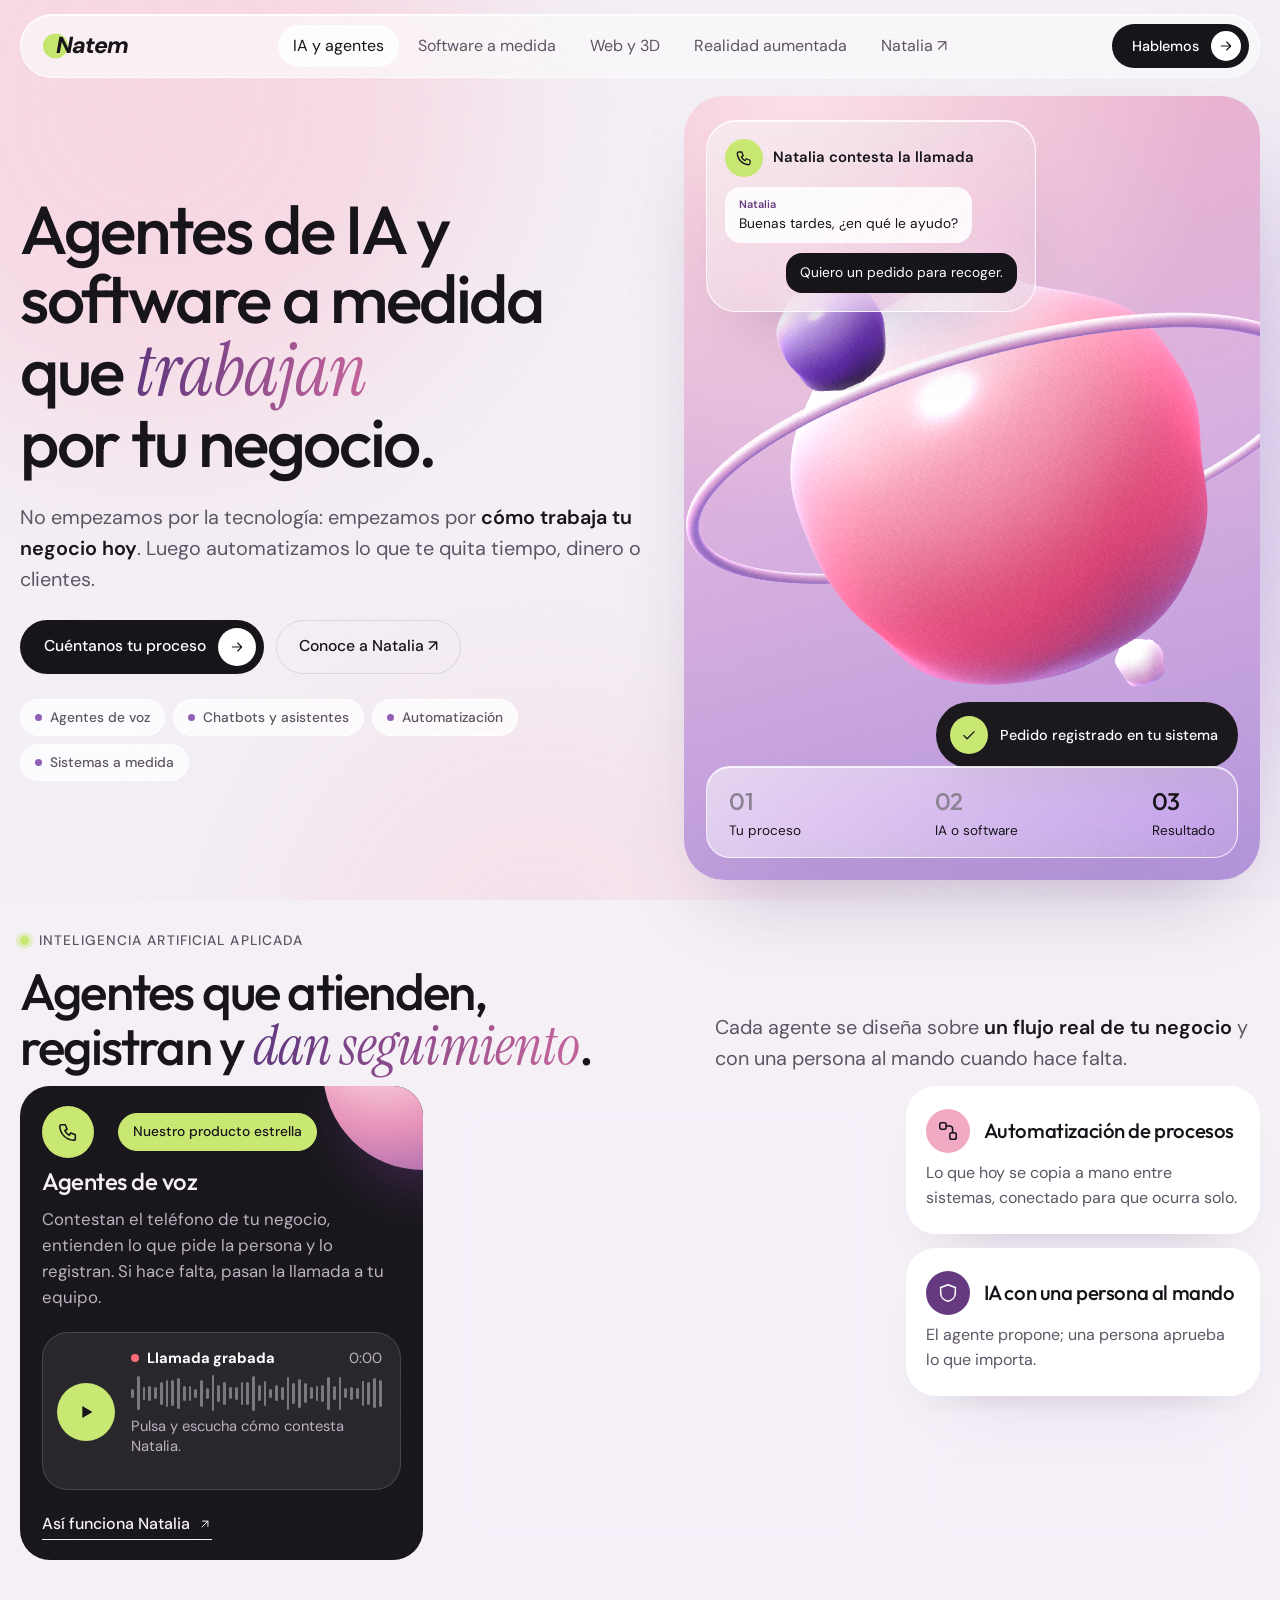
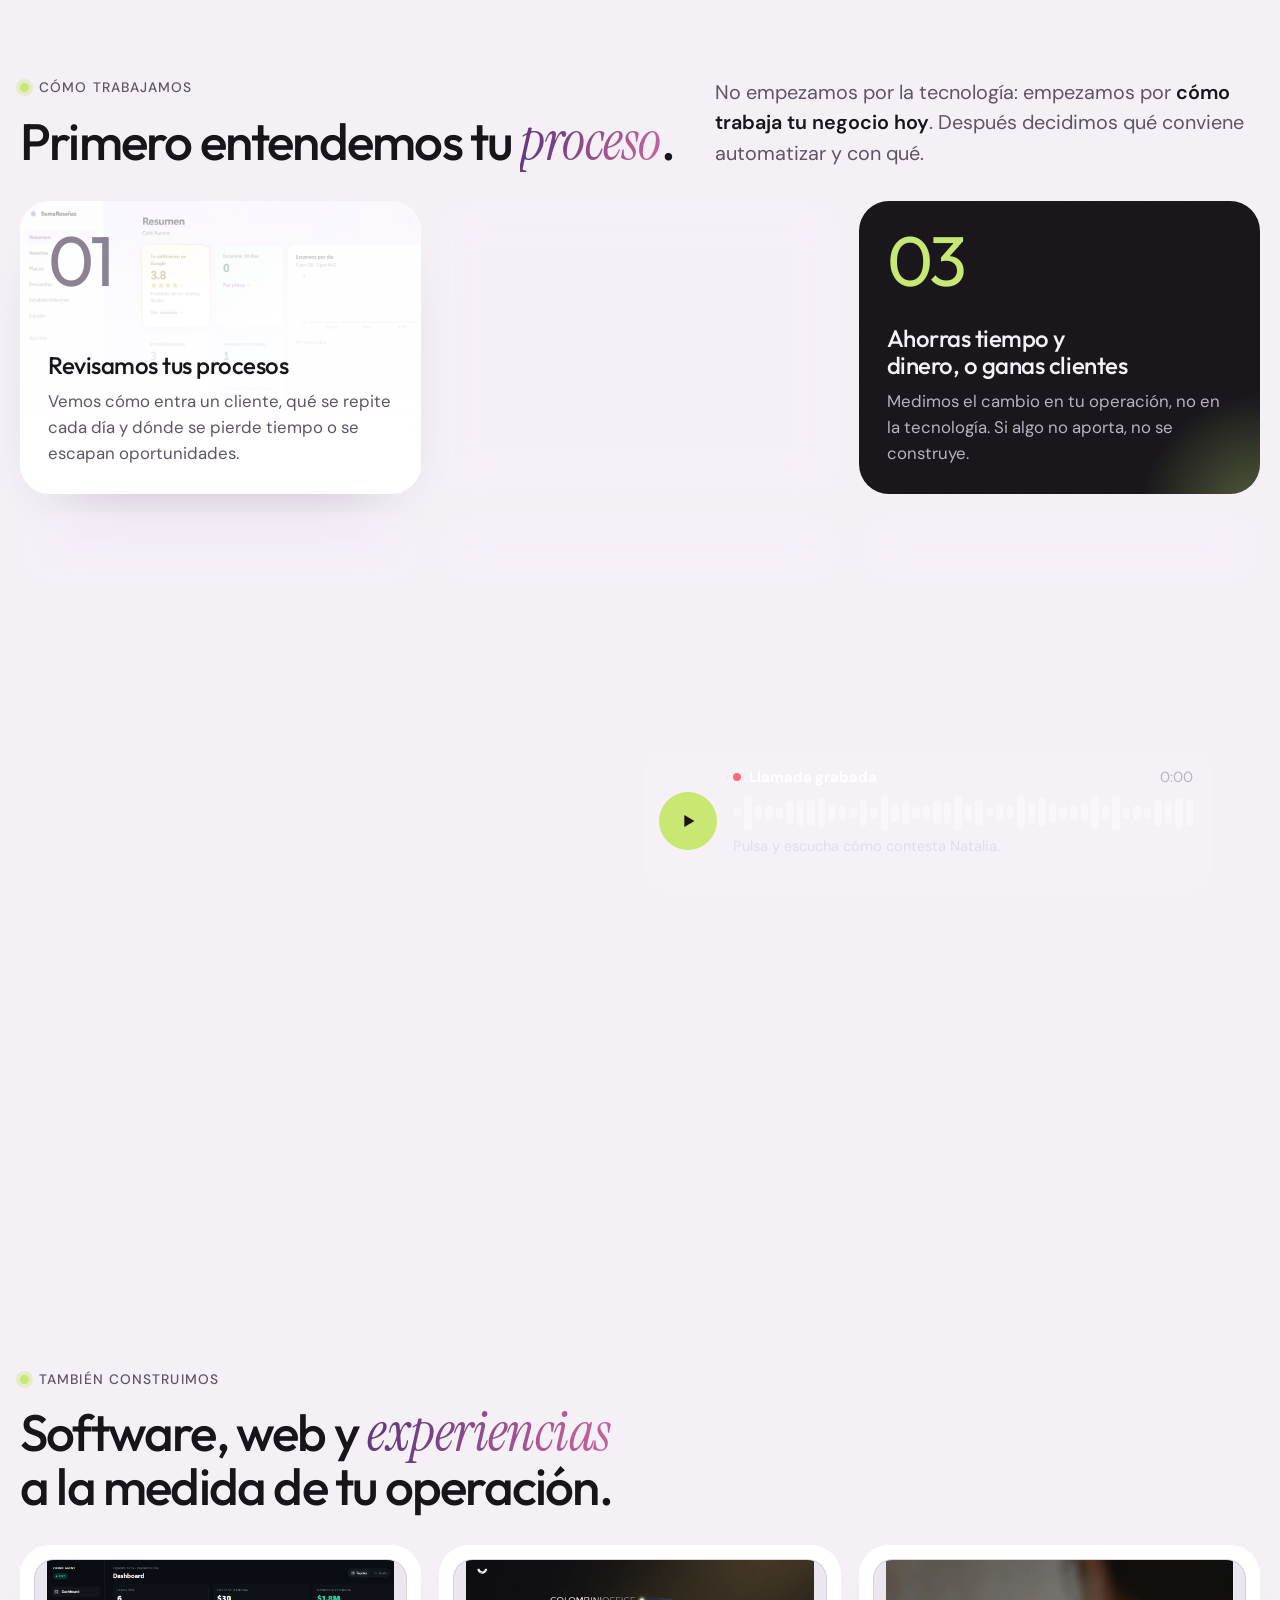
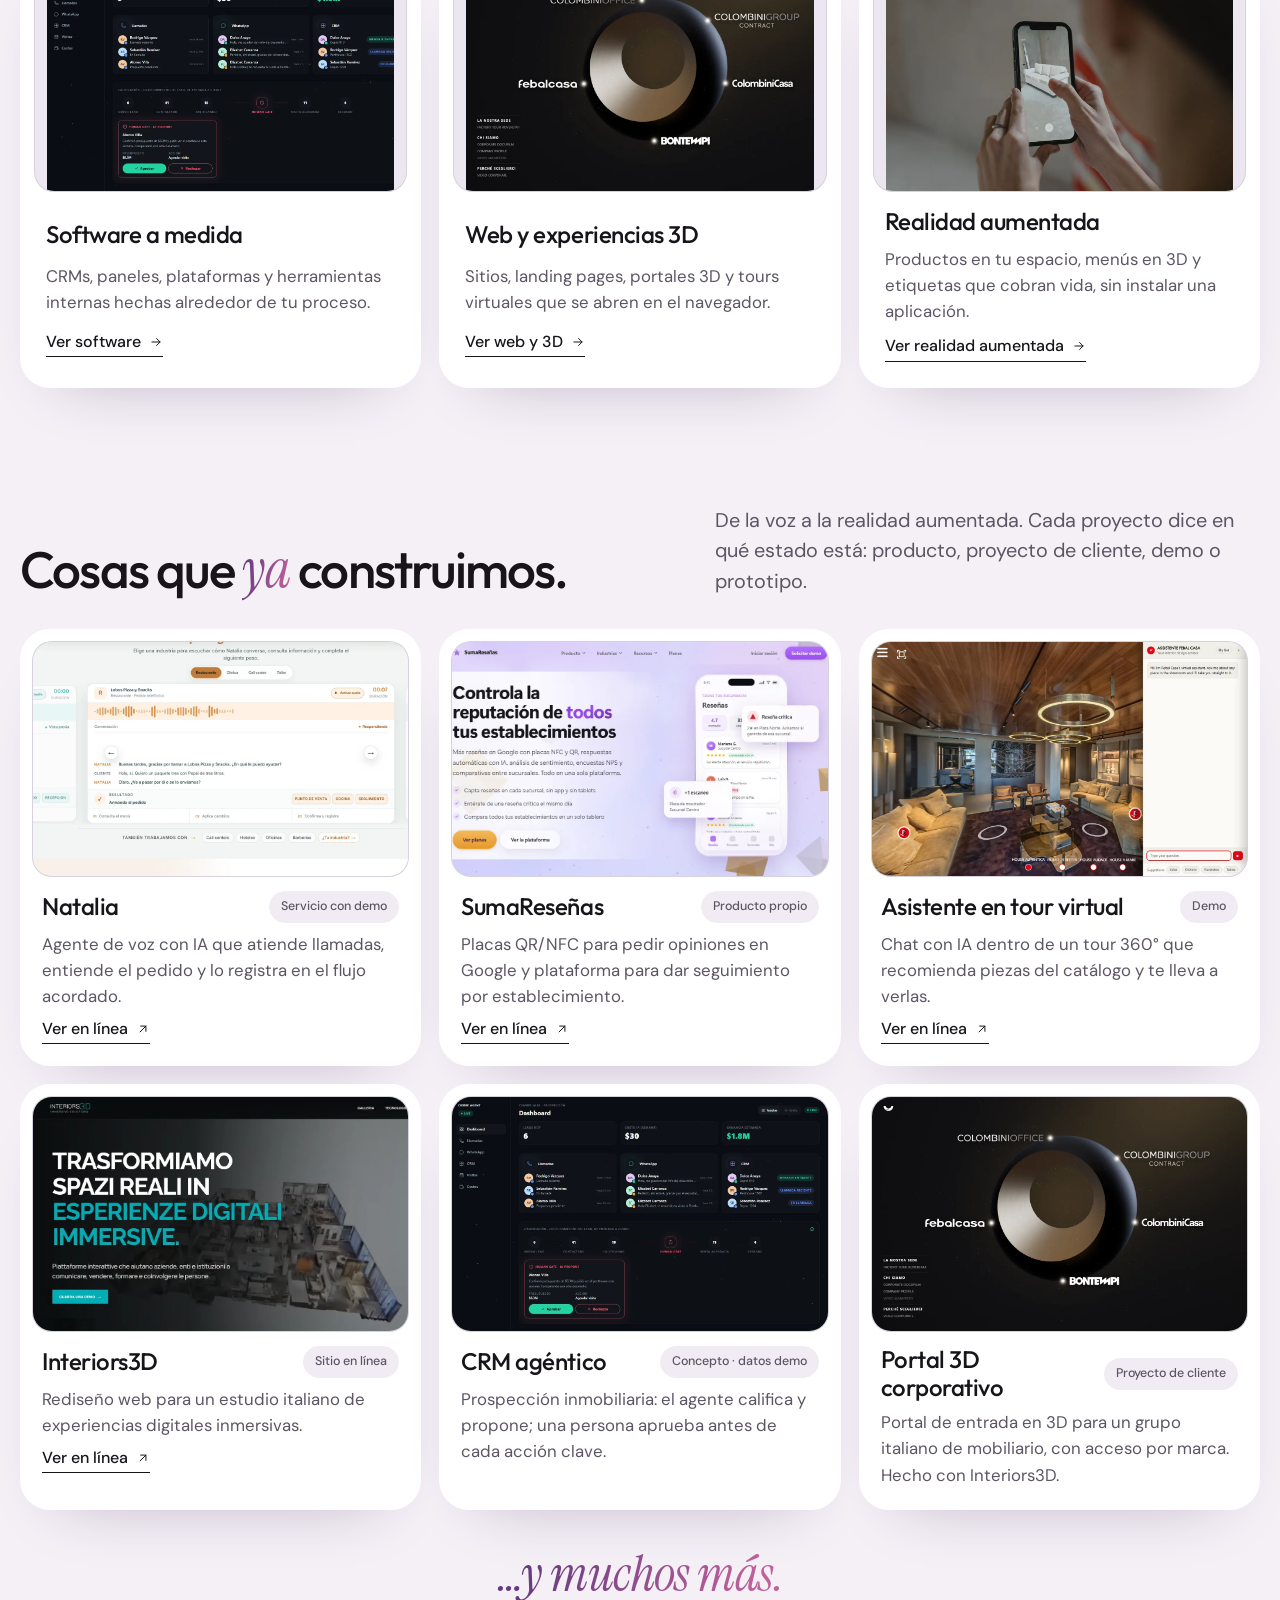
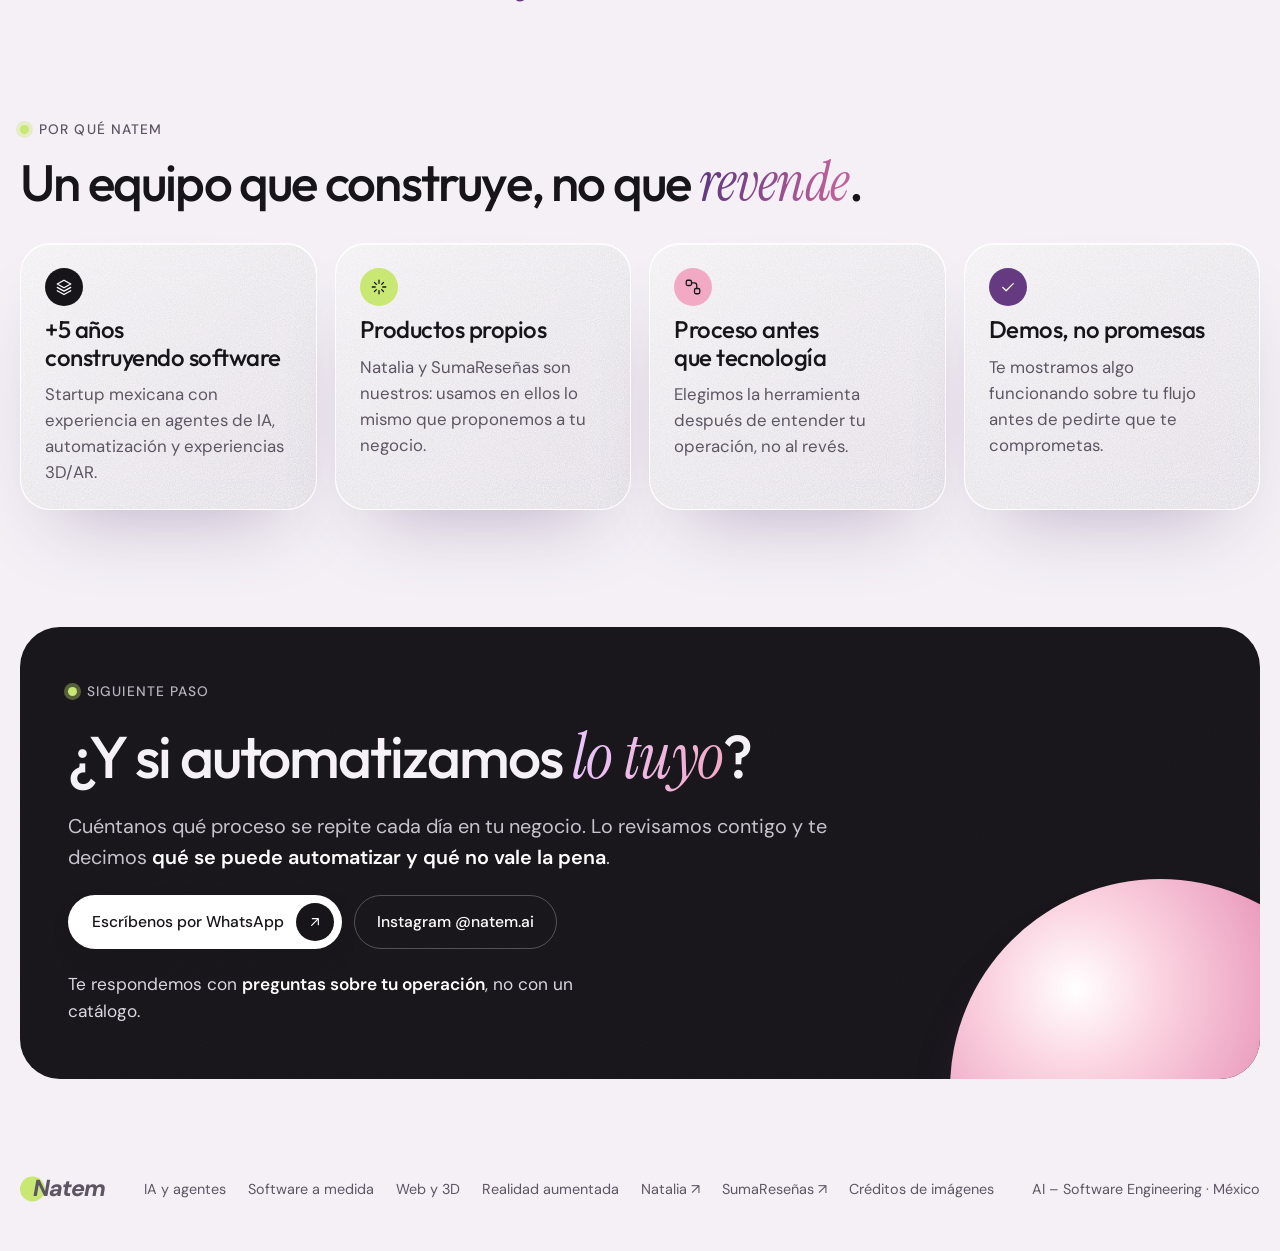
<file: index.html>
<!doctype html>
<html lang="es" class="no-js">
<head>
<meta charset="utf-8">
<meta name="viewport" content="width=device-width, initial-scale=1">
<title>Natem · Agentes de IA y software a medida para tu negocio</title>
<meta name="description" content="Natem diseña agentes de IA, automatizaciones y software a medida. Primero entendemos cómo trabaja tu negocio; después automatizamos lo que te quita tiempo.">
<meta property="og:title" content="Natem · Agentes de IA y software a medida para tu negocio">
<meta property="og:description" content="Natem diseña agentes de IA, automatizaciones y software a medida. Primero entendemos cómo trabaja tu negocio; después automatizamos lo que te quita tiempo.">
<meta property="og:type" content="website">
<meta name="theme-color" content="#f4f0f6">
<link rel="icon" href="data:image/svg+xml,%3Csvg xmlns='http://www.w3.org/2000/svg' viewBox='0 0 64 64'%3E%3Ccircle cx='24' cy='32' r='20' fill='%23c8e773'/%3E%3Ctext x='20' y='47' font-family='Arial' font-style='italic' font-weight='900' font-size='44' fill='%2317141a'%3EN%3C/text%3E%3C/svg%3E">
<link rel="preconnect" href="https://fonts.googleapis.com">
<link rel="preconnect" href="https://fonts.gstatic.com" crossorigin>
<link href="https://fonts.googleapis.com/css2?family=DM+Sans:ital,opsz,wght@0,9..40,400;0,9..40,500;0,9..40,600;1,9..40,800&family=Instrument+Serif:ital@1&family=Outfit:wght@400;500&display=swap" rel="stylesheet">
<link rel="stylesheet" href="assets/site.css?v=3">
<link rel="stylesheet" href="assets/v2.css?v=3">
</head>
<body>
<div class="backdrop" aria-hidden="true"><i></i><i></i><i></i></div>
<div class="grain" aria-hidden="true"></div>

<header class="nav">
  <div class="wrap">
    <div class="bar glass">
      <a class="logo" href="index.html" aria-label="Natem, inicio">Natem</a>
      <nav aria-label="Principal">
        <a href="index.html" aria-current="page">IA y agentes</a>
        <a href="software.html">Software a medida</a>
        <a href="web-3d.html">Web y 3D</a>
        <a href="realidad-aumentada.html">Realidad aumentada</a>
        <a href="https://natalia-web-537.pages.dev" target="_blank" rel="noopener">Natalia ↗</a>
      </nav>
      <a class="btn " href="#contacto">Hablemos<i><svg viewBox="0 0 24 24" fill="none" stroke="currentColor" stroke-width="1.7" stroke-linecap="round" stroke-linejoin="round" aria-hidden="true"><path d="M5 12h14M13 6l6 6-6 6"/></svg></i></a>
      <button class="burger" aria-label="Abrir menú" aria-expanded="false"><svg viewBox="0 0 24 24" fill="none" stroke="currentColor" stroke-width="1.7" stroke-linecap="round" stroke-linejoin="round" aria-hidden="true"><path d="M4 7h16M4 12h16M4 17h16"/></svg></button>
    </div>
  </div>
</header>
<main>
<section class="hero">
  <div class="wrap grid">
    <div class="copy">
      <h1 class="rv">Agentes de IA y software a medida que <em>trabajan</em> por tu negocio.</h1>
      <p class="lead rv" style="--d:.06s">No empezamos por la tecnología: empezamos por <b>cómo trabaja tu negocio hoy</b>. Luego automatizamos lo que te quita tiempo, dinero o clientes.</p>
      <div class="cta-row rv" style="--d:.12s">
        <a class="btn " href="#contacto">Cuéntanos tu proceso<i><svg viewBox="0 0 24 24" fill="none" stroke="currentColor" stroke-width="1.7" stroke-linecap="round" stroke-linejoin="round" aria-hidden="true"><path d="M5 12h14M13 6l6 6-6 6"/></svg></i></a>
        <a class="btn ghost" href="https://natalia-web-537.pages.dev" target="_blank" rel="noopener">Conoce a Natalia ↗</a>
      </div>
      <div class="chips rv" style="--d:.18s">
        <span class="pill dot">Agentes de voz</span><span class="pill dot">Chatbots y asistentes</span><span class="pill dot">Automatización</span><span class="pill dot">Sistemas a medida</span>
      </div>
    </div>
    <div class="stage rv" data-orb data-palette="rose" data-offset="0.25,0.1" style="--d:.1s">
      <canvas aria-hidden="true"></canvas><span class="fallback" aria-hidden="true"></span>
      <div class="float call glass" aria-label="Ejemplo ilustrativo de una llamada atendida por Natalia">
        <header><span class="ico lime"><svg viewBox="0 0 24 24" fill="none" stroke="currentColor" stroke-width="1.7" stroke-linecap="round" stroke-linejoin="round" aria-hidden="true"><path d="M5 4h4l2 5-2.5 1.5a11 11 0 0 0 5 5L15 13l5 2v4a2 2 0 0 1-2 2A16 16 0 0 1 3 6a2 2 0 0 1 2-2Z"/></svg></span>Natalia contesta la llamada</header>
        <p class="bubble"><small>Natalia</small>Buenas tardes, ¿en qué le ayudo?</p>
        <p class="bubble me">Quiero un pedido para recoger.</p>
      </div>
      <div class="float done"><span class="ico lime"><svg viewBox="0 0 24 24" fill="none" stroke="currentColor" stroke-width="1.7" stroke-linecap="round" stroke-linejoin="round" aria-hidden="true"><path d="m5 12.500 4.500 4.500L19 7.500"/></svg></span>Pedido registrado en tu sistema</div>
      <div class="float steps-mini glass">
        <span><b>01</b>Tu proceso</span><span><b>02</b>IA o software</span><span><b>03</b>Resultado</span>
      </div>
    </div>
  </div>
</section>
<section id="ia">
  <div class="wrap">
    <div class="head split rv">
      <div class="head" style="margin:0"><span class="eyebrow">Inteligencia artificial aplicada</span><h2>Agentes que atienden, registran y <em>dan seguimiento</em>.</h2></div>
      <p class="lead">Cada agente se diseña sobre <b>un flujo real de tu negocio</b> y con una persona al mando cuando hace falta.</p>
    </div>
    <div class="bento">
      <article class="tile dark on-dark rv voice">
        <span class="orb" style="width:200px;height:200px;right:-100px;top:-116px" aria-hidden="true"></span>
        <div class="tile-top"><span class="ico lg lime"><svg viewBox="0 0 24 24" fill="none" stroke="currentColor" stroke-width="1.7" stroke-linecap="round" stroke-linejoin="round" aria-hidden="true"><path d="M5 4h4l2 5-2.5 1.5a11 11 0 0 0 5 5L15 13l5 2v4a2 2 0 0 1-2 2A16 16 0 0 1 3 6a2 2 0 0 1 2-2Z"/></svg></span><span class="pill lime">Nuestro producto estrella</span></div>
        <h3>Agentes de voz</h3>
        <p>Contestan el teléfono de tu negocio, entienden lo que pide la persona y lo registran. Si hace falta, pasan la llamada a tu equipo.</p>
        <div class="rec " data-rec>
          <button class="rec-play" type="button" aria-label="Reproducir una llamada de ejemplo atendida por Natalia"><span class="i-play"><svg viewBox="0 0 24 24" fill="none" stroke="currentColor" stroke-width="1.7" stroke-linecap="round" stroke-linejoin="round" aria-hidden="true"><path d="M8 5.500v13l11-6.500-11-6.500Z" fill="currentColor" stroke="none"/></svg></span><span class="i-pause"><svg viewBox="0 0 24 24" fill="none" stroke="currentColor" stroke-width="1.7" stroke-linecap="round" stroke-linejoin="round" aria-hidden="true"><path d="M8 5v14M16 5v14" stroke-width="3"/></svg></span></button>
          <div class="rec-body">
            <div class="rec-top"><span class="rec-dot" aria-hidden="true"></span><b data-rec-name>Llamada grabada</b><time data-rec-time>0:00</time></div>
            <div class="rec-wave" aria-hidden="true"><i></i><i></i><i></i><i></i><i></i><i></i><i></i><i></i><i></i><i></i><i></i><i></i><i></i><i></i><i></i><i></i><i></i><i></i><i></i><i></i><i></i><i></i><i></i><i></i><i></i><i></i><i></i><i></i><i></i><i></i><i></i><i></i><i></i><i></i><i></i><i></i><i></i><i></i><i></i><i></i><i></i><i></i><i></i><i></i></div>
            <p data-rec-text>Pulsa y escucha cómo contesta Natalia.</p>
          </div>
        </div>
        <div class="foot"><a class="more" href="https://natalia-web-537.pages.dev" target="_blank" rel="noopener">Así funciona Natalia<svg viewBox="0 0 24 24" fill="none" stroke="currentColor" stroke-width="1.7" stroke-linecap="round" stroke-linejoin="round" aria-hidden="true"><path d="M7 17 17 7M8 7h9v9"/></svg></a></div>
      </article>
      <article class="tile glass rv duo" style="--d:.08s">
        <div class="tile-head"><span class="ico lg ink"><svg viewBox="0 0 24 24" fill="none" stroke="currentColor" stroke-width="1.7" stroke-linecap="round" stroke-linejoin="round" aria-hidden="true"><path d="M21 12a8 8 0 0 1-11.6 7.1L4 20l1-4.6A8 8 0 1 1 21 12Z"/></svg></span><div><h3>Chatbots y asistentes</h3>
        <p>Responden con la información de tu catálogo o tu operación: en tu sitio, en WhatsApp o dentro de un tour virtual.</p></div></div>
        <div class="halves">
          <div class="shot wide"><img src="img/febal-chat.webp" alt="Asistente con IA dentro de un tour virtual de mobiliario" loading="lazy" decoding="async"></div>
          <div class="case">
            <div class="shot pos-center"><img src="img/foto-contabilidad.webp" alt="Una contadora trabajando con calculadora y libros" loading="lazy" decoding="async"></div>
            <div>
              <h4>Agente para contabilidad</h4>
              <p>Creamos un agente para un despacho contable.</p>
              <button class="btn sm" type="button" title="Próximamente">Conoce la historia<i><svg viewBox="0 0 24 24" fill="none" stroke="currentColor" stroke-width="1.7" stroke-linecap="round" stroke-linejoin="round" aria-hidden="true"><path d="M5 12h14M13 6l6 6-6 6"/></svg></i></button>
            </div>
          </div>
        </div>
      </article>
      <div class="stack">
        <article class="tile mini card rv t-flow">
          <span class="ico lg pink"><svg viewBox="0 0 24 24" fill="none" stroke="currentColor" stroke-width="1.7" stroke-linecap="round" stroke-linejoin="round" aria-hidden="true"><rect x="3" y="3" width="7" height="7" rx="2"/><rect x="14" y="14" width="7" height="7" rx="2"/><path d="M10 6.500h4a3 3 0 0 1 3 3V14"/></svg></span>
          <h3>Automatización de procesos</h3>
          <p>Lo que hoy se copia a mano entre sistemas, conectado para que ocurra solo.</p>
        </article>
        <article class="tile mini card rv t-shield" style="--d:.08s">
          <span class="ico lg violet"><svg viewBox="0 0 24 24" fill="none" stroke="currentColor" stroke-width="1.7" stroke-linecap="round" stroke-linejoin="round" aria-hidden="true"><path d="M12 3 4 6v6c0 4.500 3.400 8 8 9 4.600-1 8-4.500 8-9V6l-8-3Z"/></svg></span>
          <h3>IA con una persona al mando</h3>
          <p>El agente propone; una persona aprueba lo que importa.</p>
        </article>
        <article class="tile mini glass rv t-spark" style="--d:.16s">
          <span class="ico lg ink"><svg viewBox="0 0 24 24" fill="none" stroke="currentColor" stroke-width="1.7" stroke-linecap="round" stroke-linejoin="round" aria-hidden="true"><path d="M12 3v4m0 10v4M3 12h4m10 0h4M6 6l2.500 2.500m7 7L18 18M18 6l-2.500 2.500m-7 7L6 18"/></svg></span>
          <h3>Agentes a medida</h3>
          <p>¿Qué tarea le quitarías hoy a tu equipo? De ahí sale el agente.</p>
        </article>
      </div>
    </div>
  </div>
</section>

<section id="proceso">
  <div class="wrap">
    <div class="head split rv">
      <div class="head" style="margin:0"><span class="eyebrow">Cómo trabajamos</span><h2>Primero entendemos tu <em>proceso</em>.</h2></div>
      <p class="lead">No empezamos por la tecnología: empezamos por <b>cómo trabaja tu negocio hoy</b>. Después decidimos qué conviene automatizar y con qué.</p>
    </div>
    <div class="process">
      <article class="step card rv"><span class="bgimg" style="background-image:url(img/suma-resumen.webp)" aria-hidden="true"></span><span class="n">01</span><div><h3>Revisamos tus procesos</h3><p>Vemos cómo entra un cliente, qué se repite cada día y dónde se pierde tiempo o se escapan oportunidades.</p></div></article>
      <article class="step glass rv" style="--d:.08s"><span class="bgimg" style="background-image:url(img/crm.webp)" aria-hidden="true"></span><span class="n">02</span><div><h3>Los automatizamos con IA o software a medida</h3><p>Diseñamos la solución alrededor de tu operación y la conectamos con las herramientas que ya usas.</p></div></article>
      <article class="step dark rv" style="--d:.16s"><span class="n">03</span><div><h3>Ahorras tiempo y dinero, o ganas clientes</h3><p>Medimos el cambio en tu operación, no en la tecnología. Si algo no aporta, no se construye.</p></div></article>
    </div>
    <div class="aud">
      <div class="glass rv"><span class="ico"><svg viewBox="0 0 24 24" fill="none" stroke="currentColor" stroke-width="1.7" stroke-linecap="round" stroke-linejoin="round" aria-hidden="true"><circle cx="12" cy="8" r="4"/><path d="M4 21a8 8 0 0 1 16 0"/></svg></span>Dueños de negocio</div>
      <div class="glass rv" style="--d:.08s"><span class="ico"><svg viewBox="0 0 24 24" fill="none" stroke="currentColor" stroke-width="1.7" stroke-linecap="round" stroke-linejoin="round" aria-hidden="true"><path d="M4 9 5.500 4h13L20 9M4 9v11h16V9M4 9a2.700 2.700 0 0 0 5.300 0a2.700 2.700 0 0 0 5.400 0A2.700 2.700 0 0 0 20 9M9 20v-6h6v6"/></svg></span>Franquicias con varias sucursales</div>
      <div class="glass rv" style="--d:.16s"><span class="ico"><svg viewBox="0 0 24 24" fill="none" stroke="currentColor" stroke-width="1.7" stroke-linecap="round" stroke-linejoin="round" aria-hidden="true"><path d="m12 3 8 4.5v9L12 21l-8-4.5v-9L12 3Zm0 9 8-4.5M12 12v9m0-9L4 7.500"/></svg></span>Empresas que quieren innovar (3D, AR)</div>
    </div>
  </div>
</section>
<section id="natalia">
  <div class="wrap">
    <div class="natalia dark on-dark rv">
      <span class="orb violet" aria-hidden="true"></span>
      <div class="copy">
        <span class="eyebrow" style="color:#b9b2c0">Natalia · agente de voz con IA</span>
        <h2>Que tu negocio no vuelva a <em>perder</em> una llamada.</h2>
        <p class="lead">Natalia contesta, entiende el pedido y <b>lo registra en el flujo que acordamos</b> con tu negocio. Si hace falta, pasa la llamada a una persona.</p>
        <div class="flow">
          <div><span class="ico"><svg viewBox="0 0 24 24" fill="none" stroke="currentColor" stroke-width="1.7" stroke-linecap="round" stroke-linejoin="round" aria-hidden="true"><path d="M5 4h4l2 5-2.5 1.5a11 11 0 0 0 5 5L15 13l5 2v4a2 2 0 0 1-2 2A16 16 0 0 1 3 6a2 2 0 0 1 2-2Z"/></svg></span>Llamada</div>
          <div><span class="ico"><svg viewBox="0 0 24 24" fill="none" stroke="currentColor" stroke-width="1.7" stroke-linecap="round" stroke-linejoin="round" aria-hidden="true"><path d="M21 12a8 8 0 0 1-11.6 7.1L4 20l1-4.6A8 8 0 1 1 21 12Z"/></svg></span>Entiende el pedido</div>
          <div><span class="ico"><svg viewBox="0 0 24 24" fill="none" stroke="currentColor" stroke-width="1.7" stroke-linecap="round" stroke-linejoin="round" aria-hidden="true"><rect x="3" y="4" width="18" height="16" rx="3"/><path d="M3 10h18M3 15h18M10 4v16"/></svg></span>Registra en tu sistema</div>
          <div><span class="ico"><svg viewBox="0 0 24 24" fill="none" stroke="currentColor" stroke-width="1.7" stroke-linecap="round" stroke-linejoin="round" aria-hidden="true"><circle cx="12" cy="8" r="4"/><path d="M4 21a8 8 0 0 1 16 0"/></svg></span>Humano si hace falta</div>
        </div>
        <div class="cta-row">
          <a class="btn light" href="https://natalia-web-537.pages.dev" target="_blank" rel="noopener">Ir al sitio de Natalia<i><svg viewBox="0 0 24 24" fill="none" stroke="currentColor" stroke-width="1.7" stroke-linecap="round" stroke-linejoin="round" aria-hidden="true"><path d="M7 17 17 7M8 7h9v9"/></svg></i></a>
          <a class="btn ghost" href="https://wa.me/525656956537?text=Hola%20Natem%2C%20quiero%20una%20demo%20de%20Natalia%20para%20mi%20negocio." target="_blank" rel="noopener">Pedir una demo</a>
        </div>
      </div>
      <div class="nat-side">
        <div class="rec light" data-rec>
          <button class="rec-play" type="button" aria-label="Reproducir una llamada de ejemplo atendida por Natalia"><span class="i-play"><svg viewBox="0 0 24 24" fill="none" stroke="currentColor" stroke-width="1.7" stroke-linecap="round" stroke-linejoin="round" aria-hidden="true"><path d="M8 5.500v13l11-6.500-11-6.500Z" fill="currentColor" stroke="none"/></svg></span><span class="i-pause"><svg viewBox="0 0 24 24" fill="none" stroke="currentColor" stroke-width="1.7" stroke-linecap="round" stroke-linejoin="round" aria-hidden="true"><path d="M8 5v14M16 5v14" stroke-width="3"/></svg></span></button>
          <div class="rec-body">
            <div class="rec-top"><span class="rec-dot" aria-hidden="true"></span><b data-rec-name>Llamada grabada</b><time data-rec-time>0:00</time></div>
            <div class="rec-wave" aria-hidden="true"><i></i><i></i><i></i><i></i><i></i><i></i><i></i><i></i><i></i><i></i><i></i><i></i><i></i><i></i><i></i><i></i><i></i><i></i><i></i><i></i><i></i><i></i><i></i><i></i><i></i><i></i><i></i><i></i><i></i><i></i><i></i><i></i><i></i><i></i><i></i><i></i><i></i><i></i><i></i><i></i><i></i><i></i><i></i><i></i></div>
            <p data-rec-text>Pulsa y escucha cómo contesta Natalia.</p>
          </div>
        </div>
        <a href="https://natalia-web-537.pages.dev" target="_blank" rel="noopener" aria-label="Abrir el sitio de Natalia"><div class="shot "><img src="img/natalia-llamada.webp" alt="Demo de una llamada atendida por Natalia" loading="lazy" decoding="async"></div></a>
      </div>
    </div>
  </div>
</section>
<section id="servicios">
  <div class="wrap">
    <div class="head rv"><span class="eyebrow">También construimos</span><h2>Software, web y <em>experiencias</em> a la medida de tu operación.</h2></div>
    <div class="areas">
      <a class="area card rv" href="software.html"><div class="shot "><img src="img/crm.webp" alt="Panel de un CRM agéntico con datos de demostración" loading="lazy" decoding="async"></div><div><h3>Software a medida</h3><p>CRMs, paneles, plataformas y herramientas internas hechas alrededor de tu proceso.</p><span class="more">Ver software<svg viewBox="0 0 24 24" fill="none" stroke="currentColor" stroke-width="1.7" stroke-linecap="round" stroke-linejoin="round" aria-hidden="true"><path d="M5 12h14M13 6l6 6-6 6"/></svg></span></div></a>
      <a class="area card rv" style="--d:.08s" href="web-3d.html"><div class="shot "><img src="img/colombini.webp" alt="Portal 3D de entrada con accesos por marca" loading="lazy" decoding="async"></div><div><h3>Web y experiencias 3D</h3><p>Sitios, landing pages, portales 3D y tours virtuales que se abren en el navegador.</p><span class="more">Ver web y 3D<svg viewBox="0 0 24 24" fill="none" stroke="currentColor" stroke-width="1.7" stroke-linecap="round" stroke-linejoin="round" aria-hidden="true"><path d="M5 12h14M13 6l6 6-6 6"/></svg></span></div></a>
      <a class="area card rv" style="--d:.16s" href="realidad-aumentada.html"><div class="shot pos-center"><img src="img/foto-ar-sofa.webp" alt="Un sofá visto en realidad aumentada desde un móvil" loading="lazy" decoding="async"></div><div><h3>Realidad aumentada</h3><p>Productos en tu espacio, menús en 3D y etiquetas que cobran vida, sin instalar una aplicación.</p><span class="more">Ver realidad aumentada<svg viewBox="0 0 24 24" fill="none" stroke="currentColor" stroke-width="1.7" stroke-linecap="round" stroke-linejoin="round" aria-hidden="true"><path d="M5 12h14M13 6l6 6-6 6"/></svg></span></div></a>
    </div>
  </div>
</section>
<section id="proyectos">
  <div class="wrap">
    <div class="head split rv">
      <div class="head" style="margin:0"><h2>Cosas que <em>ya</em> construimos.</h2></div>
      <p class="lead">De la voz a la realidad aumentada. Cada proyecto dice en qué estado está: producto, proyecto de cliente, demo o prototipo.</p>
    </div>
    <div class="projects">
      <article class="proj card rv" style="--d:0s">
        <div class="shot "><img src="img/natalia-llamada.webp" alt="Demo de una llamada atendida por Natalia" loading="lazy" decoding="async"></div>
        <div class="meta">
          <div class="top"><h3>Natalia</h3><span class="pill">Servicio con demo</span></div>
          <p>Agente de voz con IA que atiende llamadas, entiende el pedido y lo registra en el flujo acordado.</p>
          <a class="more" href="https://natalia-web-537.pages.dev" target="_blank" rel="noopener">Ver en línea<svg viewBox="0 0 24 24" fill="none" stroke="currentColor" stroke-width="1.7" stroke-linecap="round" stroke-linejoin="round" aria-hidden="true"><path d="M7 17 17 7M8 7h9v9"/></svg></a>
        </div>
      </article>
      <article class="proj card rv" style="--d:0.08s">
        <div class="shot pos-center"><img src="img/suma-landing.webp" alt="Sitio de SumaReseñas" loading="lazy" decoding="async"></div>
        <div class="meta">
          <div class="top"><h3>SumaReseñas</h3><span class="pill">Producto propio</span></div>
          <p>Placas QR/NFC para pedir opiniones en Google y plataforma para dar seguimiento por establecimiento.</p>
          <a class="more" href="https://sumaresenas.com/" target="_blank" rel="noopener">Ver en línea<svg viewBox="0 0 24 24" fill="none" stroke="currentColor" stroke-width="1.7" stroke-linecap="round" stroke-linejoin="round" aria-hidden="true"><path d="M7 17 17 7M8 7h9v9"/></svg></a>
        </div>
      </article>
      <article class="proj card rv" style="--d:0.16s">
        <div class="shot "><img src="img/febal.webp" alt="Asistente con IA dentro de un tour virtual de mobiliario" loading="lazy" decoding="async"></div>
        <div class="meta">
          <div class="top"><h3>Asistente en tour virtual</h3><span class="pill">Demo</span></div>
          <p>Chat con IA dentro de un tour 360° que recomienda piezas del catálogo y te lleva a verlas.</p>
          <a class="more" href="https://deploy-febal-casa.vercel.app" target="_blank" rel="noopener">Ver en línea<svg viewBox="0 0 24 24" fill="none" stroke="currentColor" stroke-width="1.7" stroke-linecap="round" stroke-linejoin="round" aria-hidden="true"><path d="M7 17 17 7M8 7h9v9"/></svg></a>
        </div>
      </article>
      <article class="proj card rv" style="--d:0s">
        <div class="shot "><img src="img/interiors.webp" alt="Sitio web de Interiors3D" loading="lazy" decoding="async"></div>
        <div class="meta">
          <div class="top"><h3>Interiors3D</h3><span class="pill">Sitio en línea</span></div>
          <p>Rediseño web para un estudio italiano de experiencias digitales inmersivas.</p>
          <a class="more" href="https://www.interiors3d.com" target="_blank" rel="noopener">Ver en línea<svg viewBox="0 0 24 24" fill="none" stroke="currentColor" stroke-width="1.7" stroke-linecap="round" stroke-linejoin="round" aria-hidden="true"><path d="M7 17 17 7M8 7h9v9"/></svg></a>
        </div>
      </article>
      <article class="proj card rv" style="--d:0.08s">
        <div class="shot "><img src="img/crm.webp" alt="Panel de un CRM agéntico con datos de demostración" loading="lazy" decoding="async"></div>
        <div class="meta">
          <div class="top"><h3>CRM agéntico</h3><span class="pill">Concepto · datos demo</span></div>
          <p>Prospección inmobiliaria: el agente califica y propone; una persona aprueba antes de cada acción clave.</p>
          
        </div>
      </article>
      <article class="proj card rv" style="--d:0.16s">
        <div class="shot "><img src="img/colombini.webp" alt="Portal 3D de entrada con accesos por marca" loading="lazy" decoding="async"></div>
        <div class="meta">
          <div class="top"><h3>Portal 3D corporativo</h3><span class="pill">Proyecto de cliente</span></div>
          <p>Portal de entrada en 3D para un grupo italiano de mobiliario, con acceso por marca. Hecho con Interiors3D.</p>
          
        </div>
      </article>
    </div>
    <p class="many rv"><em>…y muchos más.</em></p>
  </div>
</section>
<section id="por-que">
  <div class="wrap">
    <div class="head rv"><span class="eyebrow">Por qué Natem</span><h2>Un equipo que construye, no que <em>revende</em>.</h2></div>
    <div class="why">
      <div class="glass rv"><span class="ico ink"><svg viewBox="0 0 24 24" fill="none" stroke="currentColor" stroke-width="1.7" stroke-linecap="round" stroke-linejoin="round" aria-hidden="true"><path d="m12 3 9 5-9 5-9-5 9-5Zm-9 9.500 9 5 9-5M3 17l9 5 9-5"/></svg></span><h3>+5 años construyendo software</h3><p>Startup mexicana con experiencia en agentes de IA, automatización y experiencias 3D/AR.</p></div>
      <div class="glass rv" style="--d:.06s"><span class="ico lime"><svg viewBox="0 0 24 24" fill="none" stroke="currentColor" stroke-width="1.7" stroke-linecap="round" stroke-linejoin="round" aria-hidden="true"><path d="M12 3v4m0 10v4M3 12h4m10 0h4M6 6l2.500 2.500m7 7L18 18M18 6l-2.500 2.500m-7 7L6 18"/></svg></span><h3>Productos propios</h3><p>Natalia y SumaReseñas son nuestros: usamos en ellos lo mismo que proponemos a tu negocio.</p></div>
      <div class="glass rv" style="--d:.12s"><span class="ico pink"><svg viewBox="0 0 24 24" fill="none" stroke="currentColor" stroke-width="1.7" stroke-linecap="round" stroke-linejoin="round" aria-hidden="true"><rect x="3" y="3" width="7" height="7" rx="2"/><rect x="14" y="14" width="7" height="7" rx="2"/><path d="M10 6.500h4a3 3 0 0 1 3 3V14"/></svg></span><h3>Proceso antes que tecnología</h3><p>Elegimos la herramienta después de entender tu operación, no al revés.</p></div>
      <div class="glass rv" style="--d:.18s"><span class="ico violet"><svg viewBox="0 0 24 24" fill="none" stroke="currentColor" stroke-width="1.7" stroke-linecap="round" stroke-linejoin="round" aria-hidden="true"><path d="m5 12.500 4.500 4.500L19 7.500"/></svg></span><h3>Demos, no promesas</h3><p>Te mostramos algo funcionando sobre tu flujo antes de pedirte que te comprometas.</p></div>
    </div>
  </div>
</section>

<section id="contacto">
  <div class="wrap">
    <div class="final dark on-dark rv">
      <span class="orb" aria-hidden="true"></span>
      <div class="copy">
        <span class="eyebrow" style="color:#b9b2c0">Siguiente paso</span>
        <h2>¿Y si automatizamos <em>lo tuyo</em>?</h2>
        <p class="lead">Cuéntanos qué proceso se repite cada día en tu negocio. Lo revisamos contigo y te decimos <b>qué se puede automatizar y qué no vale la pena</b>.</p>
        <div class="cta-row">
          <a class="btn light" href="https://wa.me/525656956537?text=Hola%20Natem%2C%20quiero%20revisar%20un%20proceso%20de%20mi%20negocio%20para%20ver%20qu%C3%A9%20se%20puede%20automatizar." target="_blank" rel="noopener">Escríbenos por WhatsApp<i><svg viewBox="0 0 24 24" fill="none" stroke="currentColor" stroke-width="1.7" stroke-linecap="round" stroke-linejoin="round" aria-hidden="true"><path d="M7 17 17 7M8 7h9v9"/></svg></i></a>
          <a class="btn ghost" href="https://www.instagram.com/natem.ai/" target="_blank" rel="noopener">Instagram @natem.ai</a>
        </div>
        <p class="note">Te respondemos con <b>preguntas sobre tu operación</b>, no con un catálogo.</p>
      </div>
      
    </div>
  </div>
</section>
</main>

<footer>
  <div class="wrap">
    <a class="logo" href="index.html">Natem</a>
    <nav aria-label="Pie">
      <a href="index.html">IA y agentes</a><a href="software.html">Software a medida</a><a href="web-3d.html">Web y 3D</a><a href="realidad-aumentada.html">Realidad aumentada</a>
      <a href="https://natalia-web-537.pages.dev" target="_blank" rel="noopener">Natalia ↗</a>
      <a href="https://sumaresenas.com/" target="_blank" rel="noopener">SumaReseñas ↗</a>
      <a href="creditos.html">Créditos de imágenes</a>
    </nav>
    <span>AI – Software Engineering · México</span>
  </div>
</footer>
<script type="module" src="assets/site.js?v=3"></script>
<script type="module" src="assets/orb.js"></script>
<script type="module" src="assets/rec.js?v=3"></script>
</body>
</html>
</file>
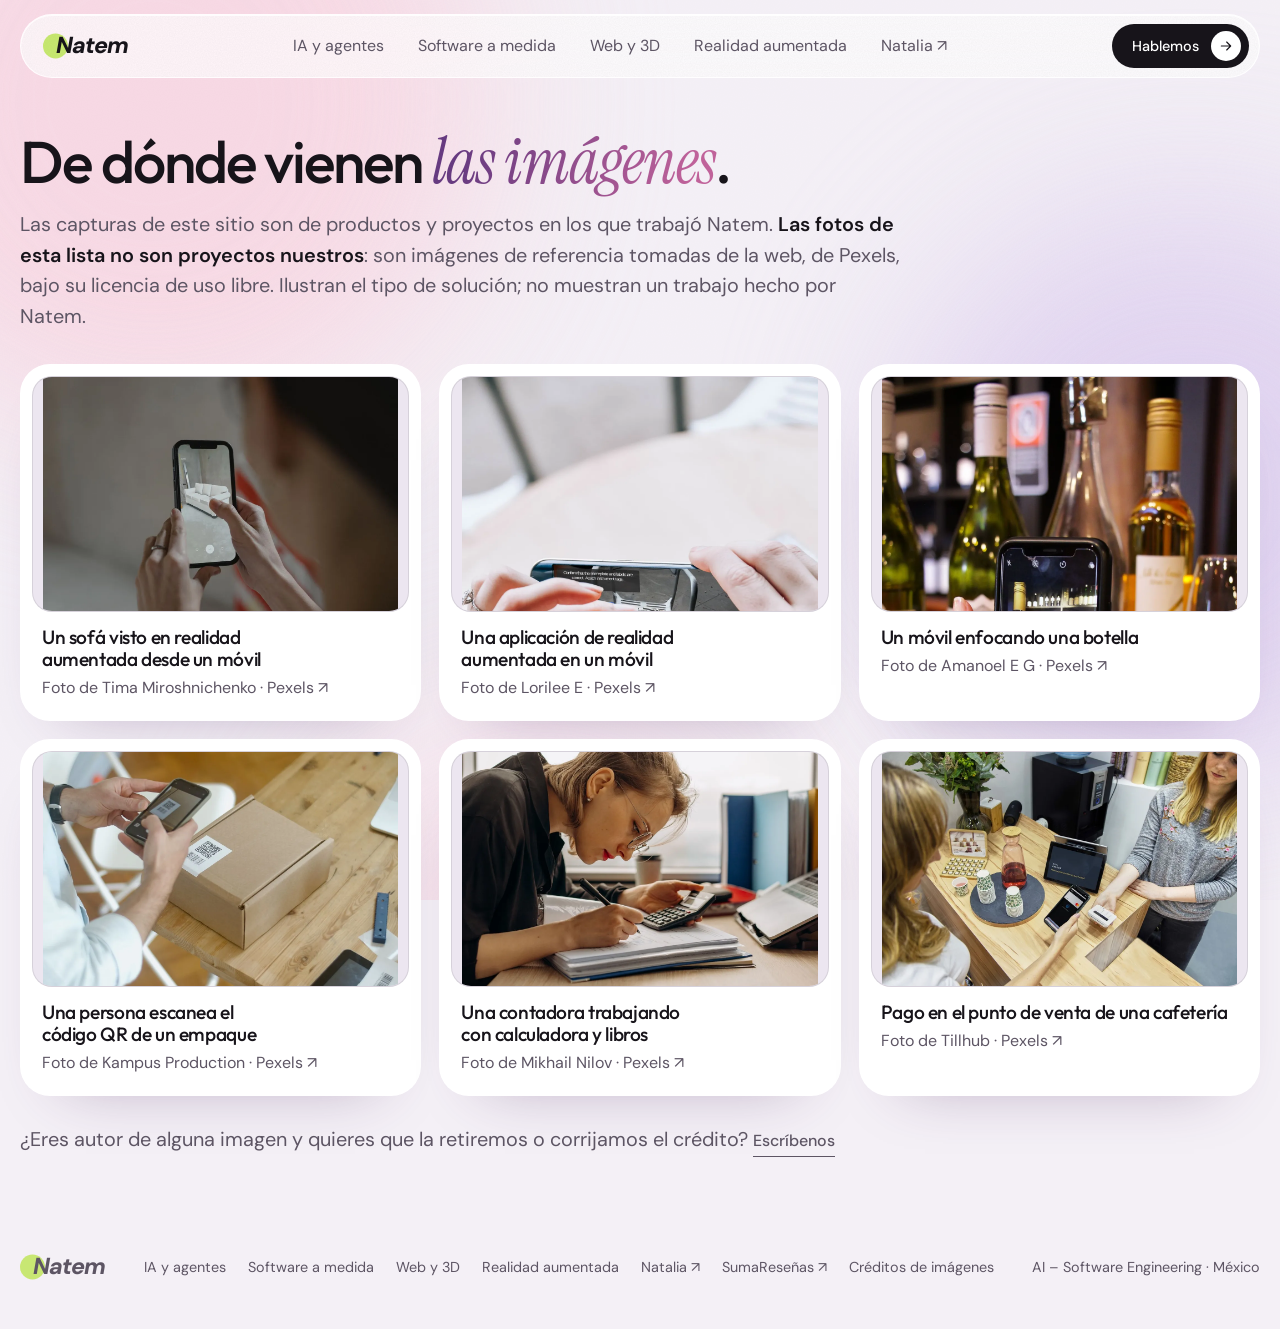
<file: creditos.html>
<!doctype html>
<html lang="es" class="no-js">
<head>
<meta charset="utf-8">
<meta name="viewport" content="width=device-width, initial-scale=1">
<title>Créditos de imágenes · Natem</title>
<meta name="description" content="Origen de las imágenes del sitio de Natem que no son proyectos propios.">
<meta property="og:title" content="Créditos de imágenes · Natem">
<meta property="og:description" content="Origen de las imágenes del sitio de Natem que no son proyectos propios.">
<meta property="og:type" content="website">
<meta name="theme-color" content="#f4f0f6">
<link rel="icon" href="data:image/svg+xml,%3Csvg xmlns='http://www.w3.org/2000/svg' viewBox='0 0 64 64'%3E%3Ccircle cx='24' cy='32' r='20' fill='%23c8e773'/%3E%3Ctext x='20' y='47' font-family='Arial' font-style='italic' font-weight='900' font-size='44' fill='%2317141a'%3EN%3C/text%3E%3C/svg%3E">
<link rel="preconnect" href="https://fonts.googleapis.com">
<link rel="preconnect" href="https://fonts.gstatic.com" crossorigin>
<link href="https://fonts.googleapis.com/css2?family=DM+Sans:ital,opsz,wght@0,9..40,400;0,9..40,500;0,9..40,600;1,9..40,800&family=Instrument+Serif:ital@1&family=Outfit:wght@400;500&display=swap" rel="stylesheet">
<link rel="stylesheet" href="assets/site.css?v=3">
<link rel="stylesheet" href="assets/v2.css?v=3">
</head>
<body>
<div class="backdrop" aria-hidden="true"><i></i><i></i><i></i></div>
<div class="grain" aria-hidden="true"></div>

<header class="nav">
  <div class="wrap">
    <div class="bar glass">
      <a class="logo" href="index.html" aria-label="Natem, inicio">Natem</a>
      <nav aria-label="Principal">
        <a href="index.html">IA y agentes</a>
        <a href="software.html">Software a medida</a>
        <a href="web-3d.html">Web y 3D</a>
        <a href="realidad-aumentada.html">Realidad aumentada</a>
        <a href="https://natalia-web-537.pages.dev" target="_blank" rel="noopener">Natalia ↗</a>
      </nav>
      <a class="btn " href="#contacto">Hablemos<i><svg viewBox="0 0 24 24" fill="none" stroke="currentColor" stroke-width="1.7" stroke-linecap="round" stroke-linejoin="round" aria-hidden="true"><path d="M5 12h14M13 6l6 6-6 6"/></svg></i></a>
      <button class="burger" aria-label="Abrir menú" aria-expanded="false"><svg viewBox="0 0 24 24" fill="none" stroke="currentColor" stroke-width="1.7" stroke-linecap="round" stroke-linejoin="round" aria-hidden="true"><path d="M4 7h16M4 12h16M4 17h16"/></svg></button>
    </div>
  </div>
</header>
<main>
<section class="credits">
  <div class="wrap">
    <div class="head rv"><h1>De dónde vienen <em>las imágenes</em>.</h1>
      <p class="lead">Las capturas de este sitio son de productos y proyectos en los que trabajó Natem. <b>Las fotos de esta lista no son proyectos nuestros</b>: son imágenes de referencia tomadas de la web, de Pexels, bajo su licencia de uso libre. Ilustran el tipo de solución; no muestran un trabajo hecho por Natem.</p></div>
    <div class="credit-list">
      <a class="credit card rv" href="https://www.pexels.com/photo/person-holding-black-iphone-6474473/" target="_blank" rel="noopener"><div class="shot pos-center"><img src="img/foto-ar-sofa.webp" alt="Un sofá visto en realidad aumentada desde un móvil" loading="lazy" decoding="async"></div><div><h3>Un sofá visto en realidad aumentada desde un móvil</h3><p>Foto de Tima Miroshnichenko · Pexels ↗</p></div></a>
      <a class="credit card rv" href="https://www.pexels.com/photo/person-holding-black-smartphone-1309725/" target="_blank" rel="noopener"><div class="shot pos-center"><img src="img/foto-ar-app.webp" alt="Una aplicación de realidad aumentada en un móvil" loading="lazy" decoding="async"></div><div><h3>Una aplicación de realidad aumentada en un móvil</h3><p>Foto de Lorilee E · Pexels ↗</p></div></a>
      <a class="credit card rv" href="https://www.pexels.com/photo/a-person-taking-photos-of-a-liquor-bottle-and-glass-5800918/" target="_blank" rel="noopener"><div class="shot pos-center"><img src="img/foto-ar-etiqueta.webp" alt="Un móvil enfocando una botella" loading="lazy" decoding="async"></div><div><h3>Un móvil enfocando una botella</h3><p>Foto de Amanoel E G · Pexels ↗</p></div></a>
      <a class="credit card rv" href="https://www.pexels.com/photo/person-taking-photo-of-the-qr-code-7289717/" target="_blank" rel="noopener"><div class="shot pos-center"><img src="img/foto-qr-empaque.webp" alt="Una persona escanea el código QR de un empaque" loading="lazy" decoding="async"></div><div><h3>Una persona escanea el código QR de un empaque</h3><p>Foto de Kampus Production · Pexels ↗</p></div></a>
      <a class="credit card rv" href="https://www.pexels.com/photo/a-woman-writing-on-a-book-while-holding-a-calculator-8297034/" target="_blank" rel="noopener"><div class="shot pos-center"><img src="img/foto-contabilidad.webp" alt="Una contadora trabajando con calculadora y libros" loading="lazy" decoding="async"></div><div><h3>Una contadora trabajando con calculadora y libros</h3><p>Foto de Mikhail Nilov · Pexels ↗</p></div></a>
      <a class="credit card rv" href="https://www.pexels.com/photo/customer-paying-at-the-checkout-6925809/" target="_blank" rel="noopener"><div class="shot pos-center"><img src="img/foto-punto-de-venta.webp" alt="Pago en el punto de venta de una cafetería" loading="lazy" decoding="async"></div><div><h3>Pago en el punto de venta de una cafetería</h3><p>Foto de Tillhub · Pexels ↗</p></div></a>
    </div>
    <p class="lead" style="margin-top:28px">¿Eres autor de alguna imagen y quieres que la retiremos o corrijamos el crédito? <a class="more" href="https://www.instagram.com/natem.ai/" target="_blank" rel="noopener">Escríbenos</a></p>
  </div>
</section>
</main>

<footer>
  <div class="wrap">
    <a class="logo" href="index.html">Natem</a>
    <nav aria-label="Pie">
      <a href="index.html">IA y agentes</a><a href="software.html">Software a medida</a><a href="web-3d.html">Web y 3D</a><a href="realidad-aumentada.html">Realidad aumentada</a>
      <a href="https://natalia-web-537.pages.dev" target="_blank" rel="noopener">Natalia ↗</a>
      <a href="https://sumaresenas.com/" target="_blank" rel="noopener">SumaReseñas ↗</a>
      <a href="creditos.html">Créditos de imágenes</a>
    </nav>
    <span>AI – Software Engineering · México</span>
  </div>
</footer>
<script type="module" src="assets/site.js?v=3"></script>
<script type="module" src="assets/orb.js"></script>
<script type="module" src="assets/rec.js?v=3"></script>
</body>
</html>
</file>
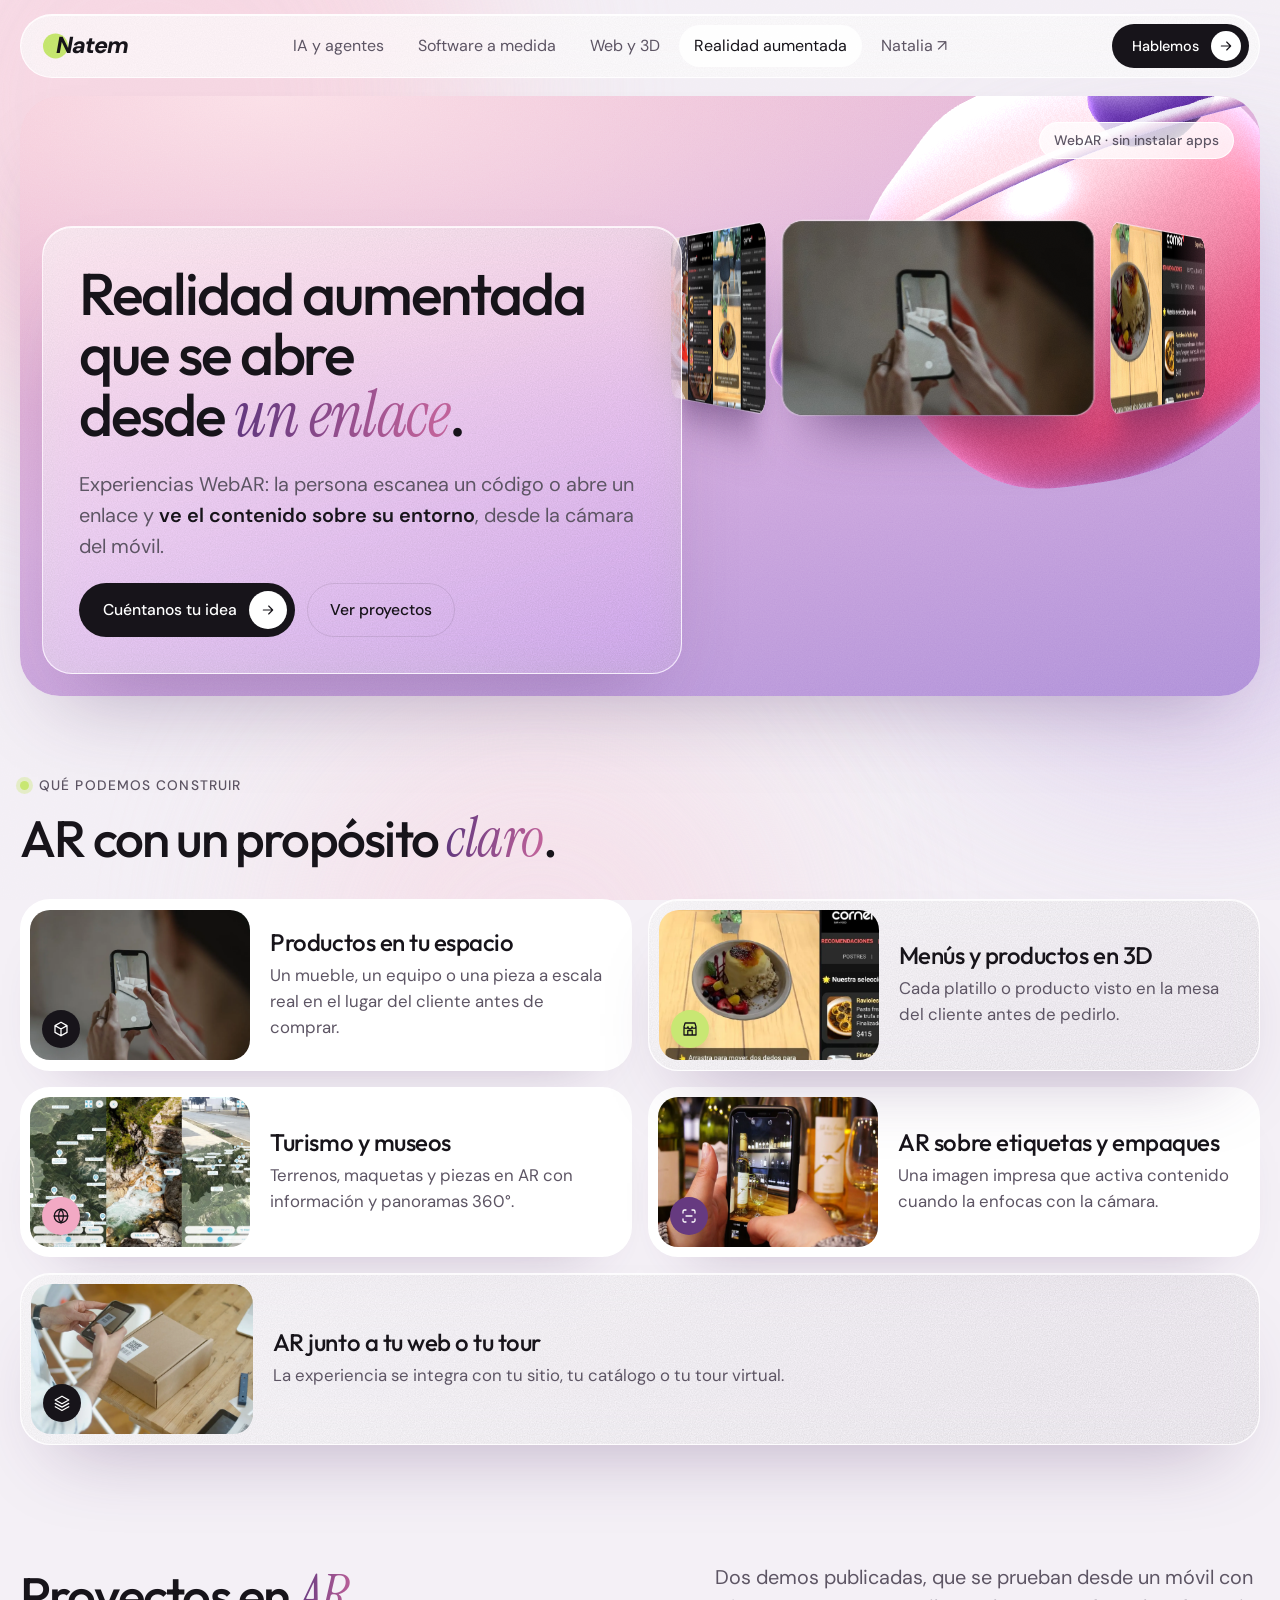
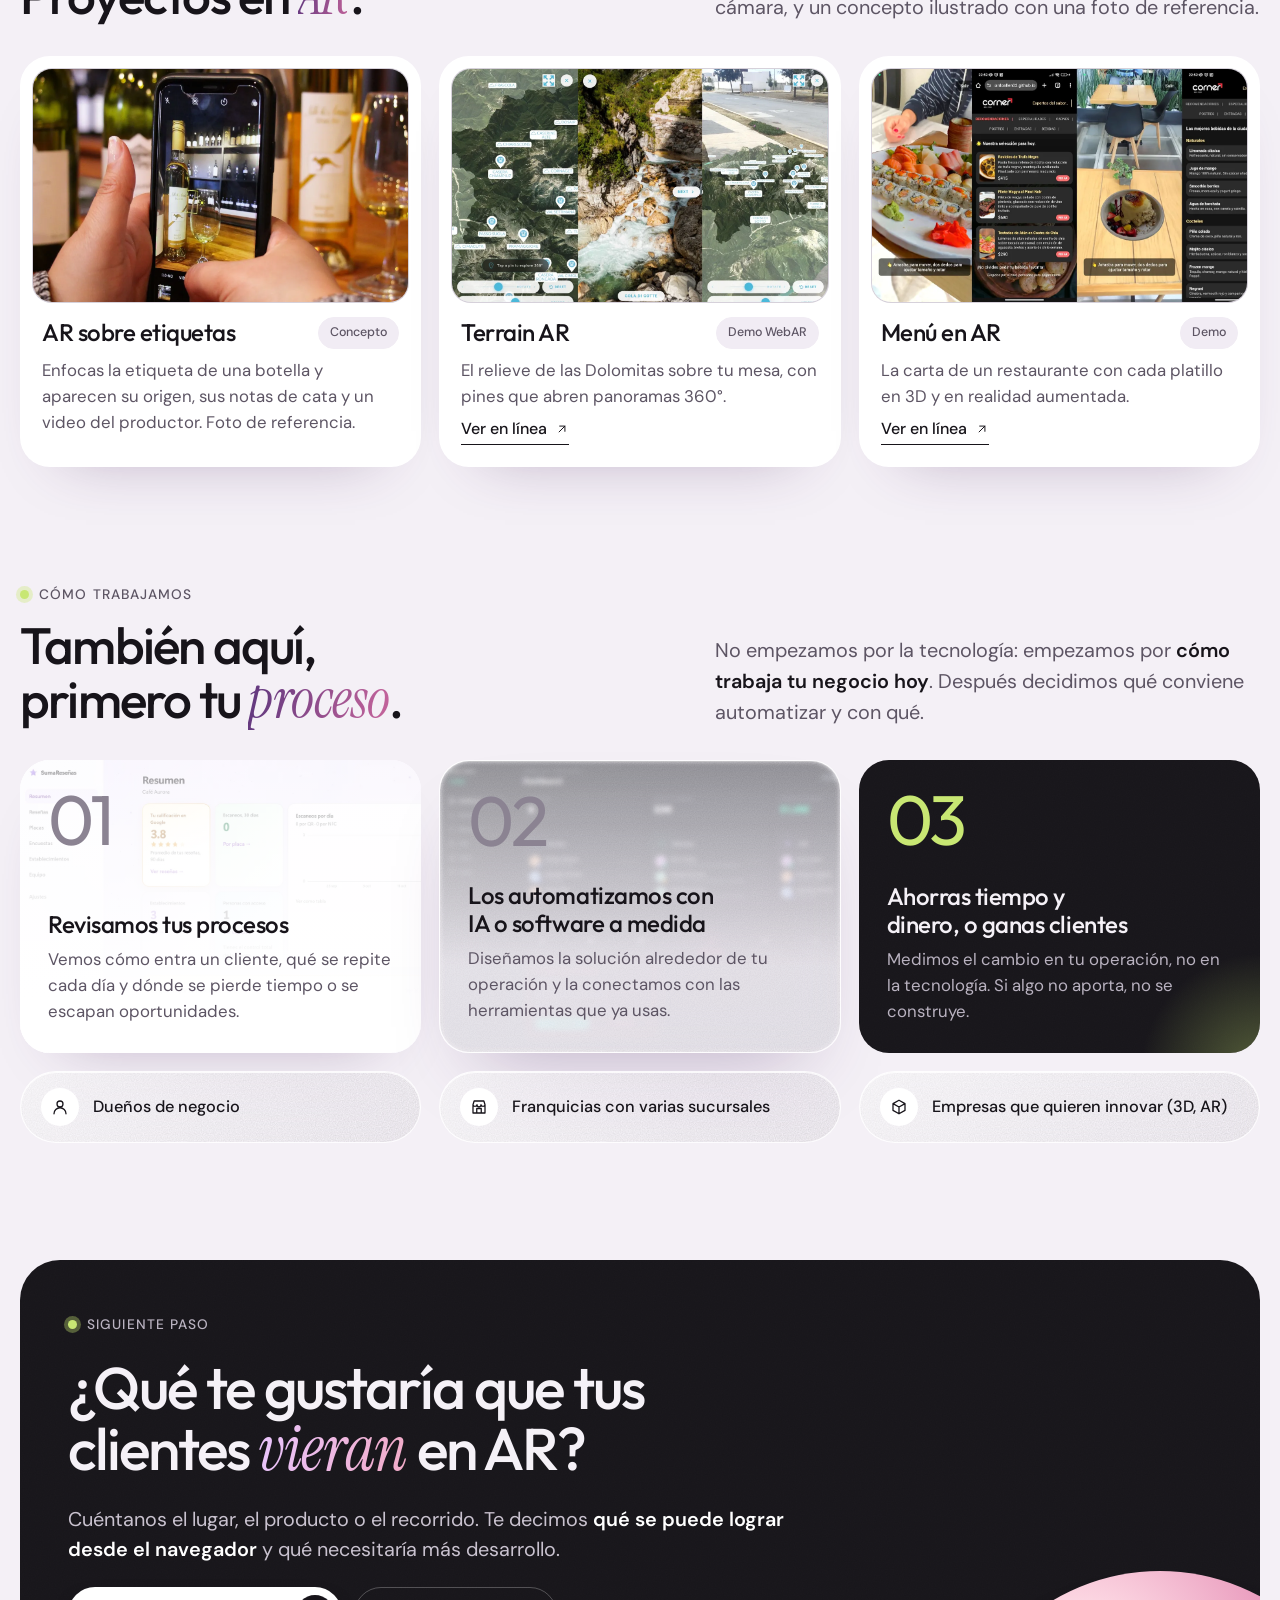
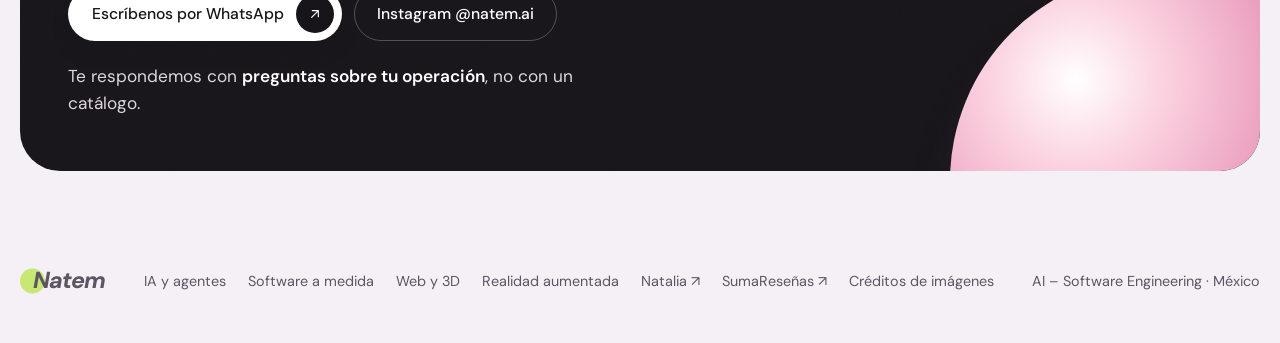
<file: realidad-aumentada.html>
<!doctype html>
<html lang="es" class="no-js">
<head>
<meta charset="utf-8">
<meta name="viewport" content="width=device-width, initial-scale=1">
<title>Realidad aumentada · Natem</title>
<meta name="description" content="Experiencias de realidad aumentada en el navegador: productos en tu espacio, menús en 3D, etiquetas y lugares en AR.">
<meta property="og:title" content="Realidad aumentada · Natem">
<meta property="og:description" content="Experiencias de realidad aumentada en el navegador: productos en tu espacio, menús en 3D, etiquetas y lugares en AR.">
<meta property="og:type" content="website">
<meta name="theme-color" content="#f4f0f6">
<link rel="icon" href="data:image/svg+xml,%3Csvg xmlns='http://www.w3.org/2000/svg' viewBox='0 0 64 64'%3E%3Ccircle cx='24' cy='32' r='20' fill='%23c8e773'/%3E%3Ctext x='20' y='47' font-family='Arial' font-style='italic' font-weight='900' font-size='44' fill='%2317141a'%3EN%3C/text%3E%3C/svg%3E">
<link rel="preconnect" href="https://fonts.googleapis.com">
<link rel="preconnect" href="https://fonts.gstatic.com" crossorigin>
<link href="https://fonts.googleapis.com/css2?family=DM+Sans:ital,opsz,wght@0,9..40,400;0,9..40,500;0,9..40,600;1,9..40,800&family=Instrument+Serif:ital@1&family=Outfit:wght@400;500&display=swap" rel="stylesheet">
<link rel="stylesheet" href="assets/site.css?v=3">
<link rel="stylesheet" href="assets/v2.css?v=3">
</head>
<body>
<div class="backdrop" aria-hidden="true"><i></i><i></i><i></i></div>
<div class="grain" aria-hidden="true"></div>

<header class="nav">
  <div class="wrap">
    <div class="bar glass">
      <a class="logo" href="index.html" aria-label="Natem, inicio">Natem</a>
      <nav aria-label="Principal">
        <a href="index.html">IA y agentes</a>
        <a href="software.html">Software a medida</a>
        <a href="web-3d.html">Web y 3D</a>
        <a href="realidad-aumentada.html" aria-current="page">Realidad aumentada</a>
        <a href="https://natalia-web-537.pages.dev" target="_blank" rel="noopener">Natalia ↗</a>
      </nav>
      <a class="btn " href="#contacto">Hablemos<i><svg viewBox="0 0 24 24" fill="none" stroke="currentColor" stroke-width="1.7" stroke-linecap="round" stroke-linejoin="round" aria-hidden="true"><path d="M5 12h14M13 6l6 6-6 6"/></svg></i></a>
      <button class="burger" aria-label="Abrir menú" aria-expanded="false"><svg viewBox="0 0 24 24" fill="none" stroke="currentColor" stroke-width="1.7" stroke-linecap="round" stroke-linejoin="round" aria-hidden="true"><path d="M4 7h16M4 12h16M4 17h16"/></svg></button>
    </div>
  </div>
</header>
<main>
<section class="subhero">
  <div class="wrap">
    <div class="stage rose has-ring rv" data-orb data-palette="rose" data-offset="1.6,0.9">
      <canvas aria-hidden="true"></canvas>
      <span class="pill tag">WebAR · sin instalar apps</span>
      <div class="ring" aria-hidden="true" style="--n:6"><div class="ring-spin"><figure style="--i:0"><img src="img/foto-ar-sofa.webp" alt="" loading="lazy" decoding="async"></figure><figure style="--i:1"><img src="img/menu-ar.webp" alt="" loading="lazy" decoding="async"></figure><figure style="--i:2"><img src="img/foto-ar-etiqueta.webp" alt="" loading="lazy" decoding="async"></figure><figure style="--i:3"><img src="img/terrain.webp" alt="" loading="lazy" decoding="async"></figure><figure style="--i:4"><img src="img/foto-ar-app.webp" alt="" loading="lazy" decoding="async"></figure><figure style="--i:5"><img src="img/menu.webp" alt="" loading="lazy" decoding="async"></figure></div></div>
      <div class="panel glass">
        <h1>Realidad aumentada que se abre desde <em>un enlace</em>.</h1>
        <p class="lead">Experiencias WebAR: la persona escanea un código o abre un enlace y <b>ve el contenido sobre su entorno</b>, desde la cámara del móvil.</p>
        <div class="cta-row"><a class="btn " href="#contacto">Cuéntanos tu idea<i><svg viewBox="0 0 24 24" fill="none" stroke="currentColor" stroke-width="1.7" stroke-linecap="round" stroke-linejoin="round" aria-hidden="true"><path d="M5 12h14M13 6l6 6-6 6"/></svg></i></a><a class="btn ghost" href="#proyectos">Ver proyectos</a></div>
      </div>
    </div>
  </div>
</section>

<section id="servicios">
  <div class="wrap">
    <div class="head rv"><span class="eyebrow">Qué podemos construir</span><h2>AR con un propósito <em>claro</em>.</h2></div>
    <div class="services">
      <article class="service card rv" style="--d:0s"><div class="art"><img src="img/foto-ar-sofa.webp" alt="" loading="lazy" decoding="async"><span class="ico ink"><svg viewBox="0 0 24 24" fill="none" stroke="currentColor" stroke-width="1.7" stroke-linecap="round" stroke-linejoin="round" aria-hidden="true"><path d="m12 3 8 4.5v9L12 21l-8-4.5v-9L12 3Zm0 9 8-4.5M12 12v9m0-9L4 7.500"/></svg></span></div><h3>Productos en tu espacio</h3><p>Un mueble, un equipo o una pieza a escala real en el lugar del cliente antes de comprar.</p></article>
      <article class="service glass rv" style="--d:0.08s"><div class="art"><img src="img/menu-ar.webp" alt="" loading="lazy" decoding="async"><span class="ico lime"><svg viewBox="0 0 24 24" fill="none" stroke="currentColor" stroke-width="1.7" stroke-linecap="round" stroke-linejoin="round" aria-hidden="true"><path d="M4 9 5.500 4h13L20 9M4 9v11h16V9M4 9a2.700 2.700 0 0 0 5.300 0a2.700 2.700 0 0 0 5.400 0A2.700 2.700 0 0 0 20 9M9 20v-6h6v6"/></svg></span></div><h3>Menús y productos en 3D</h3><p>Cada platillo o producto visto en la mesa del cliente antes de pedirlo.</p></article>
      <article class="service card rv" style="--d:0.16s"><div class="art"><img src="img/terrain.webp" alt="" loading="lazy" decoding="async"><span class="ico pink"><svg viewBox="0 0 24 24" fill="none" stroke="currentColor" stroke-width="1.7" stroke-linecap="round" stroke-linejoin="round" aria-hidden="true"><circle cx="12" cy="12" r="9"/><path d="M3 12h18M12 3a14 14 0 0 1 0 18a14 14 0 0 1 0-18Z"/></svg></span></div><h3>Turismo y museos</h3><p>Terrenos, maquetas y piezas en AR con información y panoramas 360°.</p></article>
      <article class="service card rv" style="--d:0s"><div class="art"><img src="img/foto-ar-etiqueta.webp" alt="" loading="lazy" decoding="async"><span class="ico violet"><svg viewBox="0 0 24 24" fill="none" stroke="currentColor" stroke-width="1.7" stroke-linecap="round" stroke-linejoin="round" aria-hidden="true"><path d="M4 8V6a2 2 0 0 1 2-2h2m8 0h2a2 2 0 0 1 2 2v2m0 8v2a2 2 0 0 1-2 2h-2m-8 0H6a2 2 0 0 1-2-2v-2M8 12h8"/></svg></span></div><h3>AR sobre etiquetas y empaques</h3><p>Una imagen impresa que activa contenido cuando la enfocas con la cámara.</p></article>
      <article class="service glass rv" style="--d:0.08s"><div class="art"><img src="img/foto-qr-empaque.webp" alt="" loading="lazy" decoding="async"><span class="ico ink"><svg viewBox="0 0 24 24" fill="none" stroke="currentColor" stroke-width="1.7" stroke-linecap="round" stroke-linejoin="round" aria-hidden="true"><path d="m12 3 9 5-9 5-9-5 9-5Zm-9 9.500 9 5 9-5M3 17l9 5 9-5"/></svg></span></div><h3>AR junto a tu web o tu tour</h3><p>La experiencia se integra con tu sitio, tu catálogo o tu tour virtual.</p></article>
    </div>
  </div>
</section>
<section id="proyectos">
  <div class="wrap">
    <div class="head split rv">
      <div class="head" style="margin:0"><h2>Proyectos en <em>AR</em>.</h2></div>
      <p class="lead">Dos demos publicadas, que se prueban desde un móvil con cámara, y un concepto ilustrado con una foto de referencia.</p>
    </div>
    <div class="projects">
      <article class="proj card rv" style="--d:0s">
        <div class="shot pos-center"><img src="img/foto-ar-etiqueta.webp" alt="Un móvil enfocando la etiqueta de una botella (foto de referencia)" loading="lazy" decoding="async"></div>
        <div class="meta">
          <div class="top"><h3>AR sobre etiquetas</h3><span class="pill">Concepto</span></div>
          <p>Enfocas la etiqueta de una botella y aparecen su origen, sus notas de cata y un video del productor. Foto de referencia.</p>
          
        </div>
      </article>
      <article class="proj card rv" style="--d:0.08s">
        <div class="shot "><img src="img/terrain.webp" alt="Terreno 3D de las Dolomitas visto en realidad aumentada" loading="lazy" decoding="async"></div>
        <div class="meta">
          <div class="top"><h3>Terrain AR</h3><span class="pill">Demo WebAR</span></div>
          <p>El relieve de las Dolomitas sobre tu mesa, con pines que abren panoramas 360°.</p>
          <a class="more" href="https://eduardoallen02.github.io/terrain-ar/" target="_blank" rel="noopener">Ver en línea<svg viewBox="0 0 24 24" fill="none" stroke="currentColor" stroke-width="1.7" stroke-linecap="round" stroke-linejoin="round" aria-hidden="true"><path d="M7 17 17 7M8 7h9v9"/></svg></a>
        </div>
      </article>
      <article class="proj card rv" style="--d:0.16s">
        <div class="shot "><img src="img/menu.webp" alt="Carta digital con platillos en 3D" loading="lazy" decoding="async"></div>
        <div class="meta">
          <div class="top"><h3>Menú en AR</h3><span class="pill">Demo</span></div>
          <p>La carta de un restaurante con cada platillo en 3D y en realidad aumentada.</p>
          <a class="more" href="https://eduardoallen02.github.io/restaurant-ar-menu/" target="_blank" rel="noopener">Ver en línea<svg viewBox="0 0 24 24" fill="none" stroke="currentColor" stroke-width="1.7" stroke-linecap="round" stroke-linejoin="round" aria-hidden="true"><path d="M7 17 17 7M8 7h9v9"/></svg></a>
        </div>
      </article>
    </div>
    
  </div>
</section>
<section id="proceso">
  <div class="wrap">
    <div class="head split rv">
      <div class="head" style="margin:0"><span class="eyebrow">Cómo trabajamos</span><h2>También aquí, primero tu <em>proceso</em>.</h2></div>
      <p class="lead">No empezamos por la tecnología: empezamos por <b>cómo trabaja tu negocio hoy</b>. Después decidimos qué conviene automatizar y con qué.</p>
    </div>
    <div class="process">
      <article class="step card rv"><span class="bgimg" style="background-image:url(img/suma-resumen.webp)" aria-hidden="true"></span><span class="n">01</span><div><h3>Revisamos tus procesos</h3><p>Vemos cómo entra un cliente, qué se repite cada día y dónde se pierde tiempo o se escapan oportunidades.</p></div></article>
      <article class="step glass rv" style="--d:.08s"><span class="bgimg" style="background-image:url(img/crm.webp)" aria-hidden="true"></span><span class="n">02</span><div><h3>Los automatizamos con IA o software a medida</h3><p>Diseñamos la solución alrededor de tu operación y la conectamos con las herramientas que ya usas.</p></div></article>
      <article class="step dark rv" style="--d:.16s"><span class="n">03</span><div><h3>Ahorras tiempo y dinero, o ganas clientes</h3><p>Medimos el cambio en tu operación, no en la tecnología. Si algo no aporta, no se construye.</p></div></article>
    </div>
    <div class="aud">
      <div class="glass rv"><span class="ico"><svg viewBox="0 0 24 24" fill="none" stroke="currentColor" stroke-width="1.7" stroke-linecap="round" stroke-linejoin="round" aria-hidden="true"><circle cx="12" cy="8" r="4"/><path d="M4 21a8 8 0 0 1 16 0"/></svg></span>Dueños de negocio</div>
      <div class="glass rv" style="--d:.08s"><span class="ico"><svg viewBox="0 0 24 24" fill="none" stroke="currentColor" stroke-width="1.7" stroke-linecap="round" stroke-linejoin="round" aria-hidden="true"><path d="M4 9 5.500 4h13L20 9M4 9v11h16V9M4 9a2.700 2.700 0 0 0 5.300 0a2.700 2.700 0 0 0 5.400 0A2.700 2.700 0 0 0 20 9M9 20v-6h6v6"/></svg></span>Franquicias con varias sucursales</div>
      <div class="glass rv" style="--d:.16s"><span class="ico"><svg viewBox="0 0 24 24" fill="none" stroke="currentColor" stroke-width="1.7" stroke-linecap="round" stroke-linejoin="round" aria-hidden="true"><path d="m12 3 8 4.5v9L12 21l-8-4.5v-9L12 3Zm0 9 8-4.5M12 12v9m0-9L4 7.500"/></svg></span>Empresas que quieren innovar (3D, AR)</div>
    </div>
  </div>
</section>

<section id="contacto">
  <div class="wrap">
    <div class="final dark on-dark rv">
      <span class="orb" aria-hidden="true"></span>
      <div class="copy">
        <span class="eyebrow" style="color:#b9b2c0">Siguiente paso</span>
        <h2>¿Qué te gustaría que tus clientes <em>vieran</em> en AR?</h2>
        <p class="lead">Cuéntanos el lugar, el producto o el recorrido. Te decimos <b>qué se puede lograr desde el navegador</b> y qué necesitaría más desarrollo.</p>
        <div class="cta-row">
          <a class="btn light" href="https://wa.me/525656956537?text=Hola%20Natem%2C%20me%20interesa%20una%20experiencia%20de%20realidad%20aumentada." target="_blank" rel="noopener">Escríbenos por WhatsApp<i><svg viewBox="0 0 24 24" fill="none" stroke="currentColor" stroke-width="1.7" stroke-linecap="round" stroke-linejoin="round" aria-hidden="true"><path d="M7 17 17 7M8 7h9v9"/></svg></i></a>
          <a class="btn ghost" href="https://www.instagram.com/natem.ai/" target="_blank" rel="noopener">Instagram @natem.ai</a>
        </div>
        <p class="note">Te respondemos con <b>preguntas sobre tu operación</b>, no con un catálogo.</p>
      </div>
      
    </div>
  </div>
</section>
</main>

<footer>
  <div class="wrap">
    <a class="logo" href="index.html">Natem</a>
    <nav aria-label="Pie">
      <a href="index.html">IA y agentes</a><a href="software.html">Software a medida</a><a href="web-3d.html">Web y 3D</a><a href="realidad-aumentada.html">Realidad aumentada</a>
      <a href="https://natalia-web-537.pages.dev" target="_blank" rel="noopener">Natalia ↗</a>
      <a href="https://sumaresenas.com/" target="_blank" rel="noopener">SumaReseñas ↗</a>
      <a href="creditos.html">Créditos de imágenes</a>
    </nav>
    <span>AI – Software Engineering · México</span>
  </div>
</footer>
<script type="module" src="assets/site.js?v=3"></script>
<script type="module" src="assets/orb.js"></script>
<script type="module" src="assets/rec.js?v=3"></script>
</body>
</html>
</file>
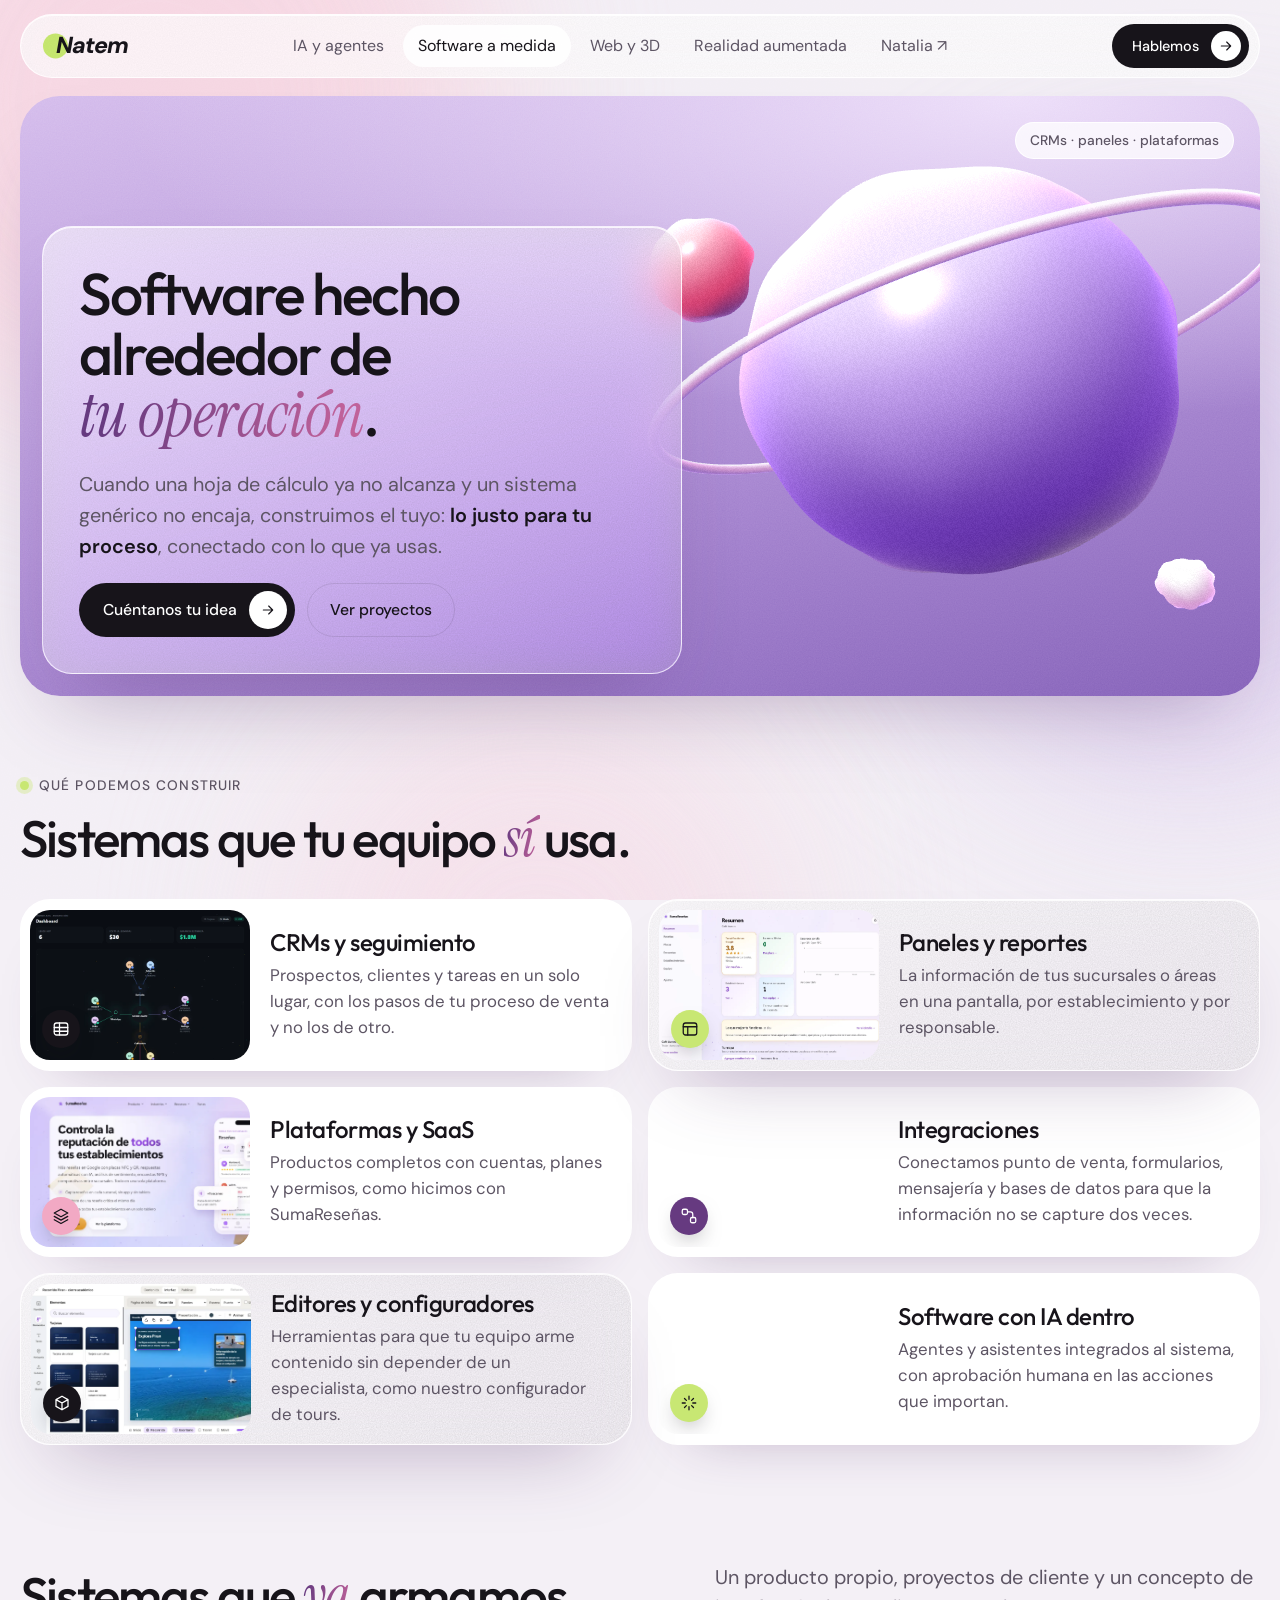
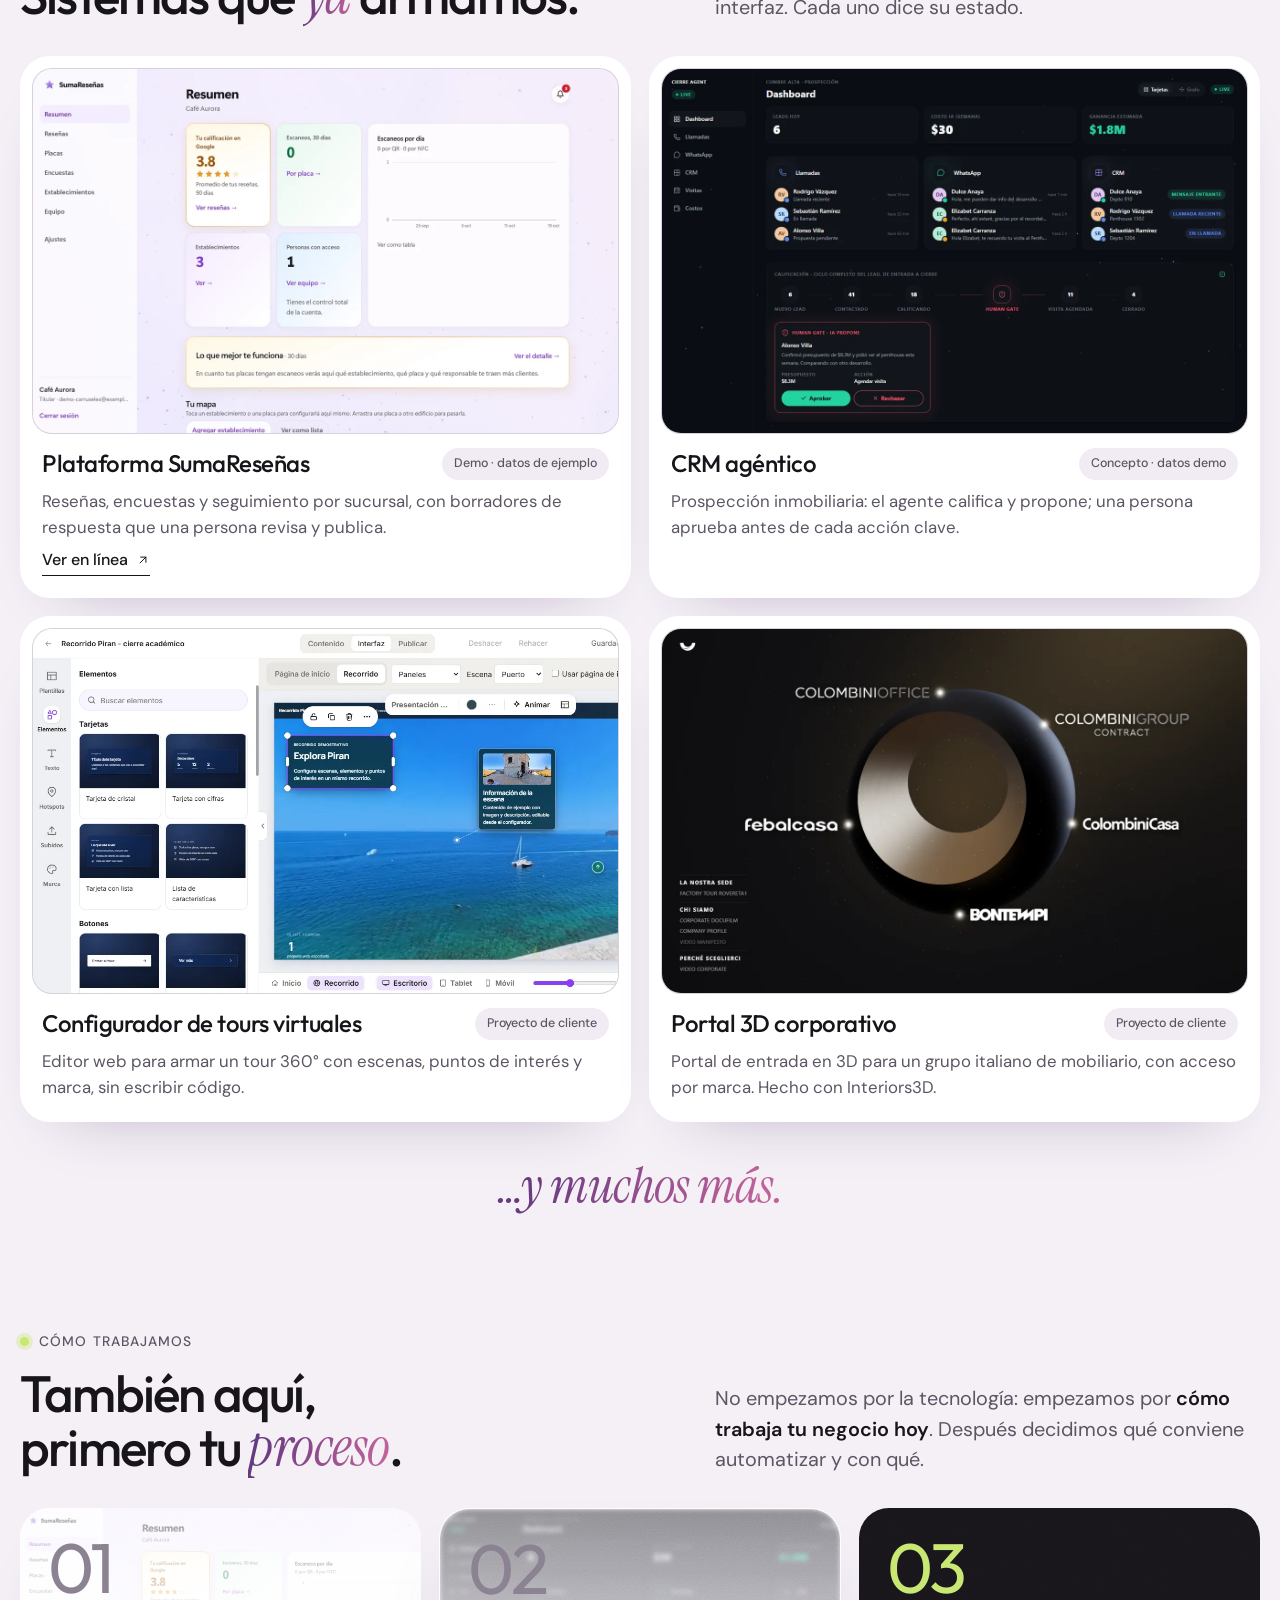
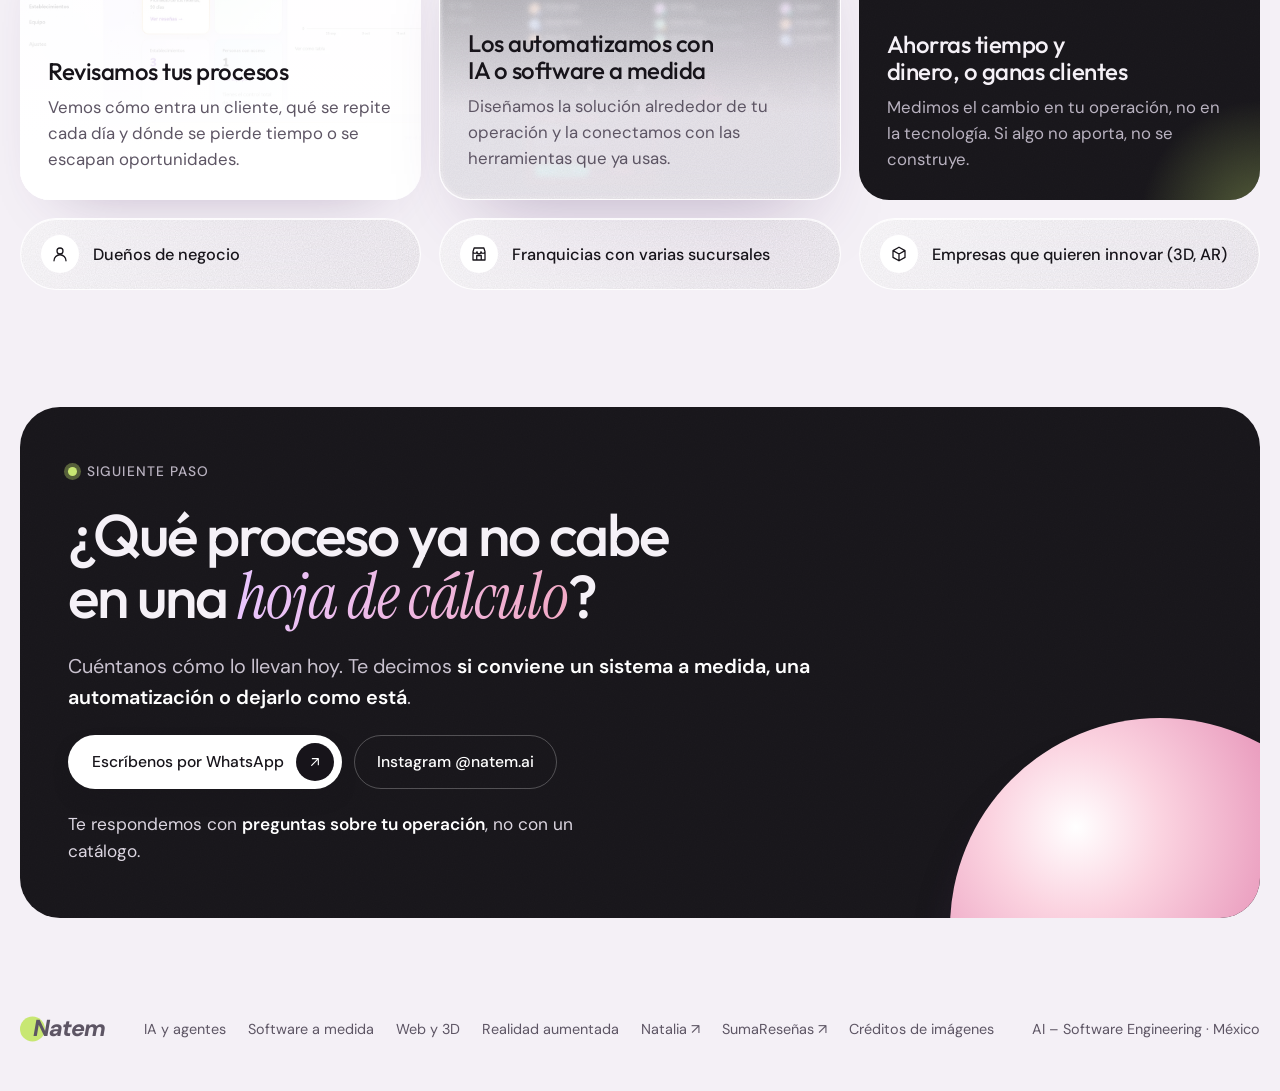
<file: software.html>
<!doctype html>
<html lang="es" class="no-js">
<head>
<meta charset="utf-8">
<meta name="viewport" content="width=device-width, initial-scale=1">
<title>Software a medida · Natem</title>
<meta name="description" content="CRMs, paneles, plataformas y herramientas internas diseñadas alrededor de la operación de tu empresa.">
<meta property="og:title" content="Software a medida · Natem">
<meta property="og:description" content="CRMs, paneles, plataformas y herramientas internas diseñadas alrededor de la operación de tu empresa.">
<meta property="og:type" content="website">
<meta name="theme-color" content="#f4f0f6">
<link rel="icon" href="data:image/svg+xml,%3Csvg xmlns='http://www.w3.org/2000/svg' viewBox='0 0 64 64'%3E%3Ccircle cx='24' cy='32' r='20' fill='%23c8e773'/%3E%3Ctext x='20' y='47' font-family='Arial' font-style='italic' font-weight='900' font-size='44' fill='%2317141a'%3EN%3C/text%3E%3C/svg%3E">
<link rel="preconnect" href="https://fonts.googleapis.com">
<link rel="preconnect" href="https://fonts.gstatic.com" crossorigin>
<link href="https://fonts.googleapis.com/css2?family=DM+Sans:ital,opsz,wght@0,9..40,400;0,9..40,500;0,9..40,600;1,9..40,800&family=Instrument+Serif:ital@1&family=Outfit:wght@400;500&display=swap" rel="stylesheet">
<link rel="stylesheet" href="assets/site.css?v=3">
<link rel="stylesheet" href="assets/v2.css?v=3">
</head>
<body>
<div class="backdrop" aria-hidden="true"><i></i><i></i><i></i></div>
<div class="grain" aria-hidden="true"></div>

<header class="nav">
  <div class="wrap">
    <div class="bar glass">
      <a class="logo" href="index.html" aria-label="Natem, inicio">Natem</a>
      <nav aria-label="Principal">
        <a href="index.html">IA y agentes</a>
        <a href="software.html" aria-current="page">Software a medida</a>
        <a href="web-3d.html">Web y 3D</a>
        <a href="realidad-aumentada.html">Realidad aumentada</a>
        <a href="https://natalia-web-537.pages.dev" target="_blank" rel="noopener">Natalia ↗</a>
      </nav>
      <a class="btn " href="#contacto">Hablemos<i><svg viewBox="0 0 24 24" fill="none" stroke="currentColor" stroke-width="1.7" stroke-linecap="round" stroke-linejoin="round" aria-hidden="true"><path d="M5 12h14M13 6l6 6-6 6"/></svg></i></a>
      <button class="burger" aria-label="Abrir menú" aria-expanded="false"><svg viewBox="0 0 24 24" fill="none" stroke="currentColor" stroke-width="1.7" stroke-linecap="round" stroke-linejoin="round" aria-hidden="true"><path d="M4 7h16M4 12h16M4 17h16"/></svg></button>
    </div>
  </div>
</header>
<main>
<section class="subhero">
  <div class="wrap">
    <div class="stage violet rv" data-orb data-palette="violet" data-offset="1.15,0.25">
      <canvas aria-hidden="true"></canvas>
      <span class="pill tag">CRMs · paneles · plataformas</span>
      
      <div class="panel glass">
        <h1>Software hecho alrededor de <em>tu operación</em>.</h1>
        <p class="lead">Cuando una hoja de cálculo ya no alcanza y un sistema genérico no encaja, construimos el tuyo: <b>lo justo para tu proceso</b>, conectado con lo que ya usas.</p>
        <div class="cta-row"><a class="btn " href="#contacto">Cuéntanos tu idea<i><svg viewBox="0 0 24 24" fill="none" stroke="currentColor" stroke-width="1.7" stroke-linecap="round" stroke-linejoin="round" aria-hidden="true"><path d="M5 12h14M13 6l6 6-6 6"/></svg></i></a><a class="btn ghost" href="#proyectos">Ver proyectos</a></div>
      </div>
    </div>
  </div>
</section>

<section id="servicios">
  <div class="wrap">
    <div class="head rv"><span class="eyebrow">Qué podemos construir</span><h2>Sistemas que tu equipo <em>sí</em> usa.</h2></div>
    <div class="services">
      <article class="service card rv" style="--d:0s"><div class="art"><img src="img/crm-grafo.webp" alt="" loading="lazy" decoding="async"><span class="ico ink"><svg viewBox="0 0 24 24" fill="none" stroke="currentColor" stroke-width="1.7" stroke-linecap="round" stroke-linejoin="round" aria-hidden="true"><rect x="3" y="4" width="18" height="16" rx="3"/><path d="M3 10h18M3 15h18M10 4v16"/></svg></span></div><h3>CRMs y seguimiento</h3><p>Prospectos, clientes y tareas en un solo lugar, con los pasos de tu proceso de venta y no los de otro.</p></article>
      <article class="service glass rv" style="--d:0.08s"><div class="art"><img src="img/suma-resumen.webp" alt="" loading="lazy" decoding="async"><span class="ico lime"><svg viewBox="0 0 24 24" fill="none" stroke="currentColor" stroke-width="1.7" stroke-linecap="round" stroke-linejoin="round" aria-hidden="true"><rect x="3" y="4" width="18" height="16" rx="3"/><path d="M3 9h18M9 9v11"/></svg></span></div><h3>Paneles y reportes</h3><p>La información de tus sucursales o áreas en una pantalla, por establecimiento y por responsable.</p></article>
      <article class="service card rv" style="--d:0.16s"><div class="art"><img src="img/suma-landing.webp" alt="" loading="lazy" decoding="async"><span class="ico pink"><svg viewBox="0 0 24 24" fill="none" stroke="currentColor" stroke-width="1.7" stroke-linecap="round" stroke-linejoin="round" aria-hidden="true"><path d="m12 3 9 5-9 5-9-5 9-5Zm-9 9.500 9 5 9-5M3 17l9 5 9-5"/></svg></span></div><h3>Plataformas y SaaS</h3><p>Productos completos con cuentas, planes y permisos, como hicimos con SumaReseñas.</p></article>
      <article class="service card rv" style="--d:0s"><div class="art"><img src="img/foto-punto-de-venta.webp" alt="" loading="lazy" decoding="async"><span class="ico violet"><svg viewBox="0 0 24 24" fill="none" stroke="currentColor" stroke-width="1.7" stroke-linecap="round" stroke-linejoin="round" aria-hidden="true"><rect x="3" y="3" width="7" height="7" rx="2"/><rect x="14" y="14" width="7" height="7" rx="2"/><path d="M10 6.500h4a3 3 0 0 1 3 3V14"/></svg></span></div><h3>Integraciones</h3><p>Conectamos punto de venta, formularios, mensajería y bases de datos para que la información no se capture dos veces.</p></article>
      <article class="service glass rv" style="--d:0.08s"><div class="art"><img src="img/tourstudio.webp" alt="" loading="lazy" decoding="async"><span class="ico ink"><svg viewBox="0 0 24 24" fill="none" stroke="currentColor" stroke-width="1.7" stroke-linecap="round" stroke-linejoin="round" aria-hidden="true"><path d="m12 3 8 4.5v9L12 21l-8-4.5v-9L12 3Zm0 9 8-4.5M12 12v9m0-9L4 7.500"/></svg></span></div><h3>Editores y configuradores</h3><p>Herramientas para que tu equipo arme contenido sin depender de un especialista, como nuestro configurador de tours.</p></article>
      <article class="service card rv" style="--d:0.16s"><div class="art"><img src="img/suma-respuesta.webp" alt="" loading="lazy" decoding="async"><span class="ico lime"><svg viewBox="0 0 24 24" fill="none" stroke="currentColor" stroke-width="1.7" stroke-linecap="round" stroke-linejoin="round" aria-hidden="true"><path d="M12 3v4m0 10v4M3 12h4m10 0h4M6 6l2.500 2.500m7 7L18 18M18 6l-2.500 2.500m-7 7L6 18"/></svg></span></div><h3>Software con IA dentro</h3><p>Agentes y asistentes integrados al sistema, con aprobación humana en las acciones que importan.</p></article>
    </div>
  </div>
</section>
<section id="proyectos">
  <div class="wrap">
    <div class="head split rv">
      <div class="head" style="margin:0"><h2>Sistemas que <em>ya</em> armamos.</h2></div>
      <p class="lead">Un producto propio, proyectos de cliente y un concepto de interfaz. Cada uno dice su estado.</p>
    </div>
    <div class="projects two">
      <article class="proj card rv" style="--d:0s">
        <div class="shot "><img src="img/suma-resumen.webp" alt="Panel de resumen de SumaReseñas con datos de ejemplo" loading="lazy" decoding="async"></div>
        <div class="meta">
          <div class="top"><h3>Plataforma SumaReseñas</h3><span class="pill">Demo · datos de ejemplo</span></div>
          <p>Reseñas, encuestas y seguimiento por sucursal, con borradores de respuesta que una persona revisa y publica.</p>
          <a class="more" href="https://sumaresenas.com/" target="_blank" rel="noopener">Ver en línea<svg viewBox="0 0 24 24" fill="none" stroke="currentColor" stroke-width="1.7" stroke-linecap="round" stroke-linejoin="round" aria-hidden="true"><path d="M7 17 17 7M8 7h9v9"/></svg></a>
        </div>
      </article>
      <article class="proj card rv" style="--d:0.08s">
        <div class="shot "><img src="img/crm.webp" alt="Panel de un CRM agéntico con datos de demostración" loading="lazy" decoding="async"></div>
        <div class="meta">
          <div class="top"><h3>CRM agéntico</h3><span class="pill">Concepto · datos demo</span></div>
          <p>Prospección inmobiliaria: el agente califica y propone; una persona aprueba antes de cada acción clave.</p>
          
        </div>
      </article>
      <article class="proj card rv" style="--d:0.16s">
        <div class="shot "><img src="img/tourstudio.webp" alt="Editor web de tours 360°" loading="lazy" decoding="async"></div>
        <div class="meta">
          <div class="top"><h3>Configurador de tours virtuales</h3><span class="pill">Proyecto de cliente</span></div>
          <p>Editor web para armar un tour 360° con escenas, puntos de interés y marca, sin escribir código.</p>
          
        </div>
      </article>
      <article class="proj card rv" style="--d:0s">
        <div class="shot "><img src="img/colombini.webp" alt="Portal 3D de entrada con accesos por marca" loading="lazy" decoding="async"></div>
        <div class="meta">
          <div class="top"><h3>Portal 3D corporativo</h3><span class="pill">Proyecto de cliente</span></div>
          <p>Portal de entrada en 3D para un grupo italiano de mobiliario, con acceso por marca. Hecho con Interiors3D.</p>
          
        </div>
      </article>
    </div>
    <p class="many rv"><em>…y muchos más.</em></p>
  </div>
</section>
<section id="proceso">
  <div class="wrap">
    <div class="head split rv">
      <div class="head" style="margin:0"><span class="eyebrow">Cómo trabajamos</span><h2>También aquí, primero tu <em>proceso</em>.</h2></div>
      <p class="lead">No empezamos por la tecnología: empezamos por <b>cómo trabaja tu negocio hoy</b>. Después decidimos qué conviene automatizar y con qué.</p>
    </div>
    <div class="process">
      <article class="step card rv"><span class="bgimg" style="background-image:url(img/suma-resumen.webp)" aria-hidden="true"></span><span class="n">01</span><div><h3>Revisamos tus procesos</h3><p>Vemos cómo entra un cliente, qué se repite cada día y dónde se pierde tiempo o se escapan oportunidades.</p></div></article>
      <article class="step glass rv" style="--d:.08s"><span class="bgimg" style="background-image:url(img/crm.webp)" aria-hidden="true"></span><span class="n">02</span><div><h3>Los automatizamos con IA o software a medida</h3><p>Diseñamos la solución alrededor de tu operación y la conectamos con las herramientas que ya usas.</p></div></article>
      <article class="step dark rv" style="--d:.16s"><span class="n">03</span><div><h3>Ahorras tiempo y dinero, o ganas clientes</h3><p>Medimos el cambio en tu operación, no en la tecnología. Si algo no aporta, no se construye.</p></div></article>
    </div>
    <div class="aud">
      <div class="glass rv"><span class="ico"><svg viewBox="0 0 24 24" fill="none" stroke="currentColor" stroke-width="1.7" stroke-linecap="round" stroke-linejoin="round" aria-hidden="true"><circle cx="12" cy="8" r="4"/><path d="M4 21a8 8 0 0 1 16 0"/></svg></span>Dueños de negocio</div>
      <div class="glass rv" style="--d:.08s"><span class="ico"><svg viewBox="0 0 24 24" fill="none" stroke="currentColor" stroke-width="1.7" stroke-linecap="round" stroke-linejoin="round" aria-hidden="true"><path d="M4 9 5.500 4h13L20 9M4 9v11h16V9M4 9a2.700 2.700 0 0 0 5.300 0a2.700 2.700 0 0 0 5.400 0A2.700 2.700 0 0 0 20 9M9 20v-6h6v6"/></svg></span>Franquicias con varias sucursales</div>
      <div class="glass rv" style="--d:.16s"><span class="ico"><svg viewBox="0 0 24 24" fill="none" stroke="currentColor" stroke-width="1.7" stroke-linecap="round" stroke-linejoin="round" aria-hidden="true"><path d="m12 3 8 4.5v9L12 21l-8-4.5v-9L12 3Zm0 9 8-4.5M12 12v9m0-9L4 7.500"/></svg></span>Empresas que quieren innovar (3D, AR)</div>
    </div>
  </div>
</section>

<section id="contacto">
  <div class="wrap">
    <div class="final dark on-dark rv">
      <span class="orb" aria-hidden="true"></span>
      <div class="copy">
        <span class="eyebrow" style="color:#b9b2c0">Siguiente paso</span>
        <h2>¿Qué proceso ya no cabe en una <em>hoja de cálculo</em>?</h2>
        <p class="lead">Cuéntanos cómo lo llevan hoy. Te decimos <b>si conviene un sistema a medida, una automatización o dejarlo como está</b>.</p>
        <div class="cta-row">
          <a class="btn light" href="https://wa.me/525656956537?text=Hola%20Natem%2C%20quiero%20platicar%20sobre%20un%20sistema%20a%20medida%20para%20mi%20empresa." target="_blank" rel="noopener">Escríbenos por WhatsApp<i><svg viewBox="0 0 24 24" fill="none" stroke="currentColor" stroke-width="1.7" stroke-linecap="round" stroke-linejoin="round" aria-hidden="true"><path d="M7 17 17 7M8 7h9v9"/></svg></i></a>
          <a class="btn ghost" href="https://www.instagram.com/natem.ai/" target="_blank" rel="noopener">Instagram @natem.ai</a>
        </div>
        <p class="note">Te respondemos con <b>preguntas sobre tu operación</b>, no con un catálogo.</p>
      </div>
      
    </div>
  </div>
</section>
</main>

<footer>
  <div class="wrap">
    <a class="logo" href="index.html">Natem</a>
    <nav aria-label="Pie">
      <a href="index.html">IA y agentes</a><a href="software.html">Software a medida</a><a href="web-3d.html">Web y 3D</a><a href="realidad-aumentada.html">Realidad aumentada</a>
      <a href="https://natalia-web-537.pages.dev" target="_blank" rel="noopener">Natalia ↗</a>
      <a href="https://sumaresenas.com/" target="_blank" rel="noopener">SumaReseñas ↗</a>
      <a href="creditos.html">Créditos de imágenes</a>
    </nav>
    <span>AI – Software Engineering · México</span>
  </div>
</footer>
<script type="module" src="assets/site.js?v=3"></script>
<script type="module" src="assets/orb.js"></script>
<script type="module" src="assets/rec.js?v=3"></script>
</body>
</html>
</file>
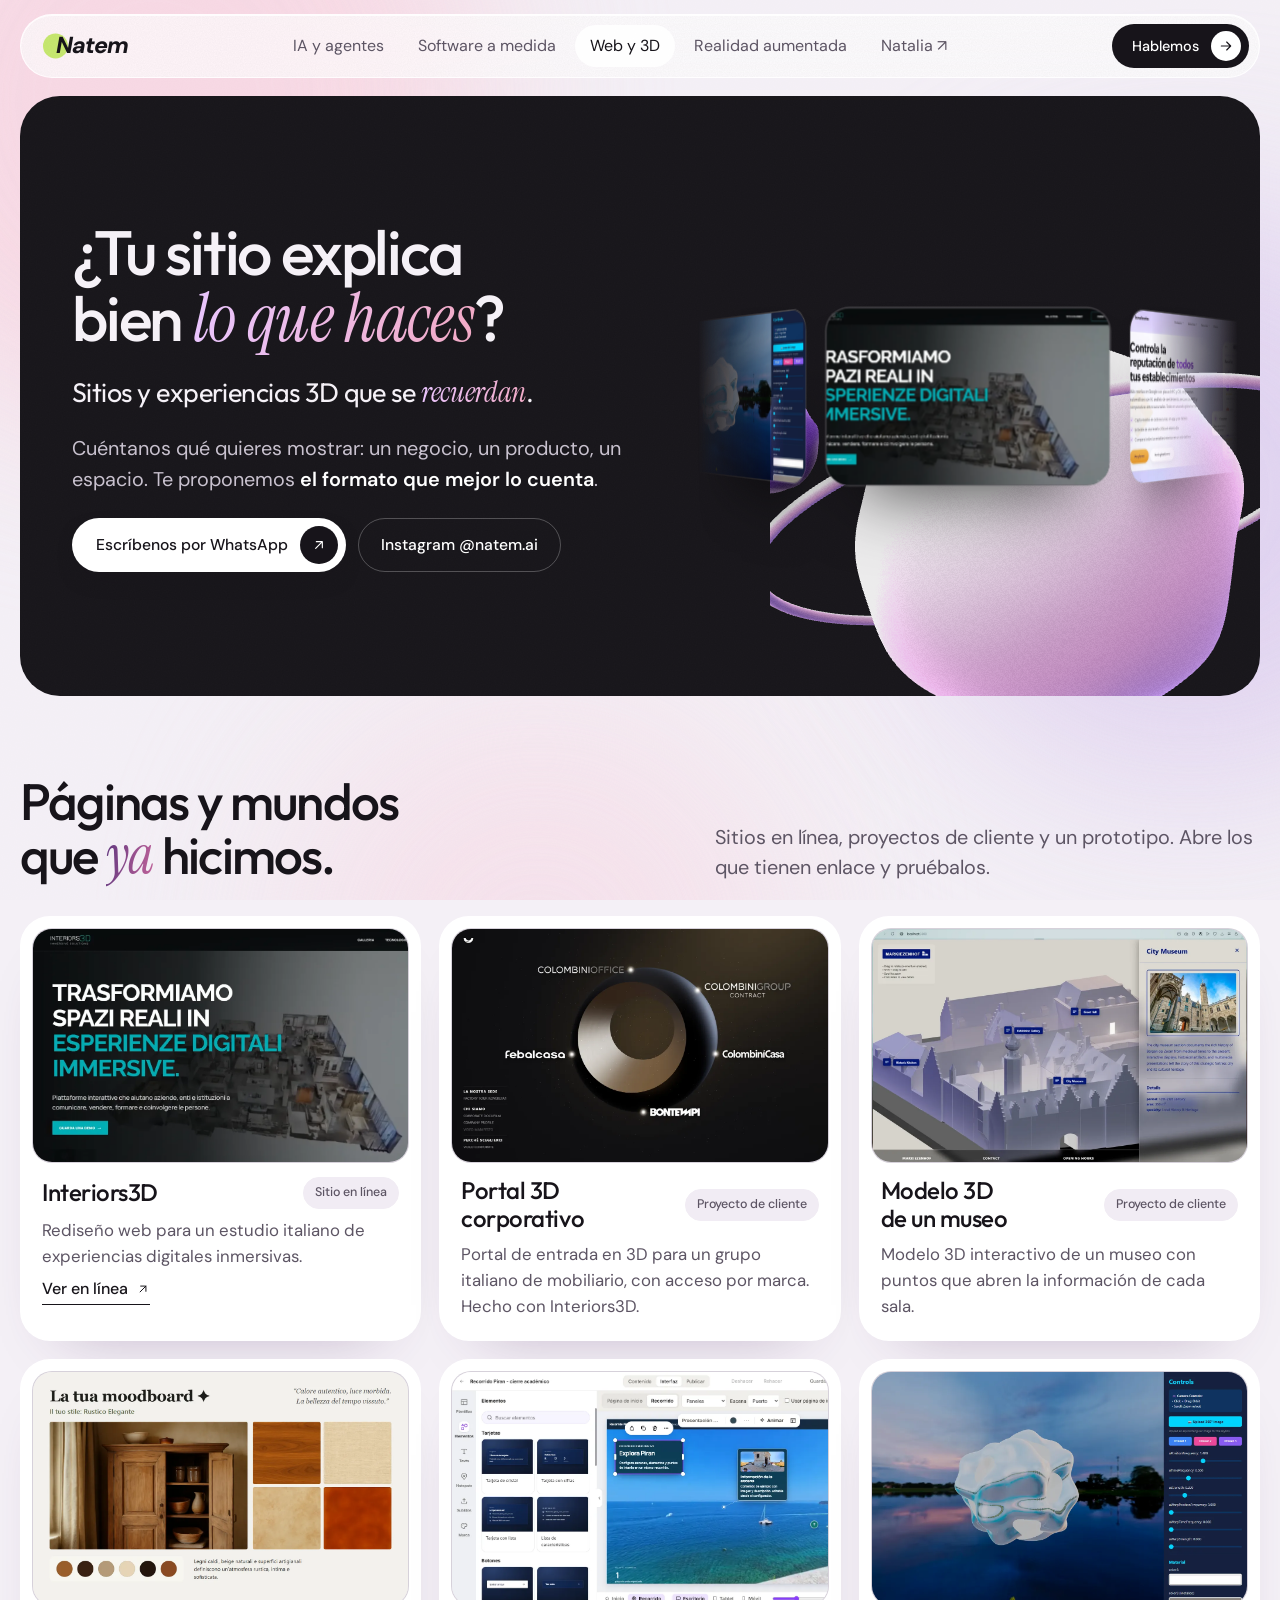
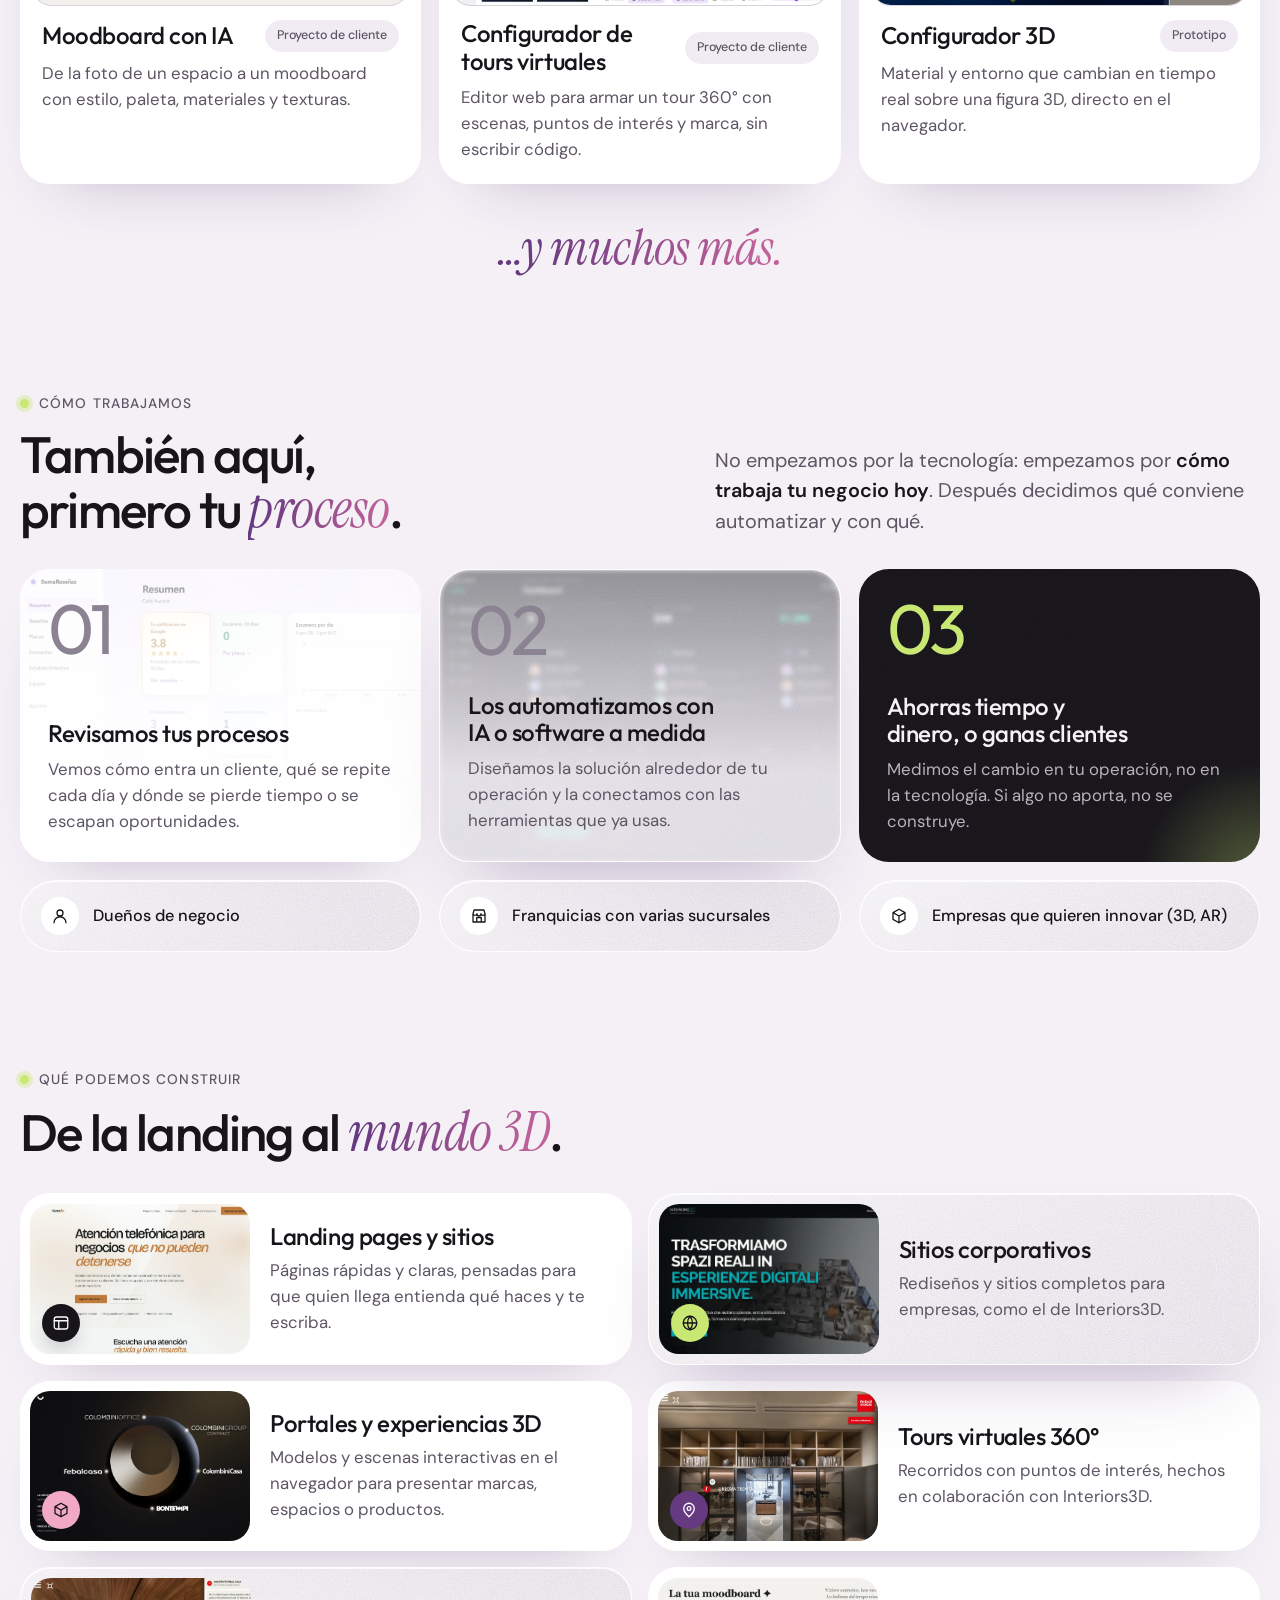
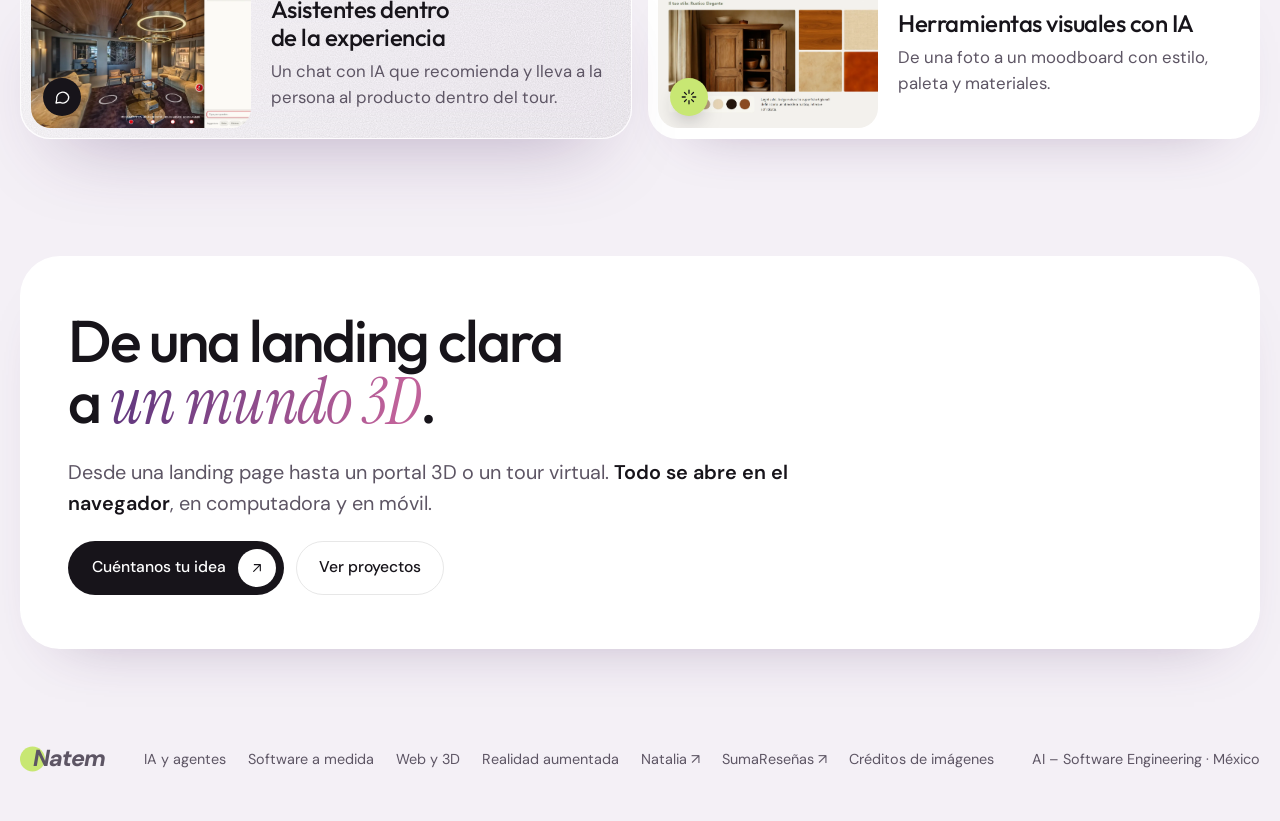
<file: web-3d.html>
<!doctype html>
<html lang="es" class="no-js">
<head>
<meta charset="utf-8">
<meta name="viewport" content="width=device-width, initial-scale=1">
<title>Web y experiencias 3D · Natem</title>
<meta name="description" content="Landing pages, sitios corporativos, portales 3D, tours virtuales y herramientas visuales con IA que se abren en el navegador.">
<meta property="og:title" content="Web y experiencias 3D · Natem">
<meta property="og:description" content="Landing pages, sitios corporativos, portales 3D, tours virtuales y herramientas visuales con IA que se abren en el navegador.">
<meta property="og:type" content="website">
<meta name="theme-color" content="#f4f0f6">
<link rel="icon" href="data:image/svg+xml,%3Csvg xmlns='http://www.w3.org/2000/svg' viewBox='0 0 64 64'%3E%3Ccircle cx='24' cy='32' r='20' fill='%23c8e773'/%3E%3Ctext x='20' y='47' font-family='Arial' font-style='italic' font-weight='900' font-size='44' fill='%2317141a'%3EN%3C/text%3E%3C/svg%3E">
<link rel="preconnect" href="https://fonts.googleapis.com">
<link rel="preconnect" href="https://fonts.gstatic.com" crossorigin>
<link href="https://fonts.googleapis.com/css2?family=DM+Sans:ital,opsz,wght@0,9..40,400;0,9..40,500;0,9..40,600;1,9..40,800&family=Instrument+Serif:ital@1&family=Outfit:wght@400;500&display=swap" rel="stylesheet">
<link rel="stylesheet" href="assets/site.css?v=3">
<link rel="stylesheet" href="assets/v2.css?v=3">
</head>
<body>
<div class="backdrop" aria-hidden="true"><i></i><i></i><i></i></div>
<div class="grain" aria-hidden="true"></div>

<header class="nav">
  <div class="wrap">
    <div class="bar glass">
      <a class="logo" href="index.html" aria-label="Natem, inicio">Natem</a>
      <nav aria-label="Principal">
        <a href="index.html">IA y agentes</a>
        <a href="software.html">Software a medida</a>
        <a href="web-3d.html" aria-current="page">Web y 3D</a>
        <a href="realidad-aumentada.html">Realidad aumentada</a>
        <a href="https://natalia-web-537.pages.dev" target="_blank" rel="noopener">Natalia ↗</a>
      </nav>
      <a class="btn " href="#contacto">Hablemos<i><svg viewBox="0 0 24 24" fill="none" stroke="currentColor" stroke-width="1.7" stroke-linecap="round" stroke-linejoin="round" aria-hidden="true"><path d="M5 12h14M13 6l6 6-6 6"/></svg></i></a>
      <button class="burger" aria-label="Abrir menú" aria-expanded="false"><svg viewBox="0 0 24 24" fill="none" stroke="currentColor" stroke-width="1.7" stroke-linecap="round" stroke-linejoin="round" aria-hidden="true"><path d="M4 7h16M4 12h16M4 17h16"/></svg></button>
    </div>
  </div>
</header>
<main>
<section class="subhero">
  <div class="wrap">
    <div class="final dark on-dark has-ring herodark rv">
      <span class="stage planet" data-orb data-palette="pearl" data-offset="0,0" aria-hidden="true"><canvas></canvas></span>
      <div class="copy">
        <h1>¿Tu sitio explica bien <em>lo que haces</em>?</h1>
        <p class="kicker">Sitios y experiencias 3D que se <em>recuerdan</em>.</p>
        <p class="lead">Cuéntanos qué quieres mostrar: un negocio, un producto, un espacio. Te proponemos <b>el formato que mejor lo cuenta</b>.</p>
        <div class="cta-row">
          <a class="btn light" href="https://wa.me/525656956537?text=Hola%20Natem%2C%20quiero%20una%20p%C3%A1gina%20web%20o%20una%20experiencia%203D%20para%20mi%20negocio." target="_blank" rel="noopener">Escríbenos por WhatsApp<i><svg viewBox="0 0 24 24" fill="none" stroke="currentColor" stroke-width="1.7" stroke-linecap="round" stroke-linejoin="round" aria-hidden="true"><path d="M7 17 17 7M8 7h9v9"/></svg></i></a>
          <a class="btn ghost" href="https://www.instagram.com/natem.ai/" target="_blank" rel="noopener">Instagram @natem.ai</a>
        </div>
      </div>
      <div class="ring" aria-hidden="true" style="--n:8"><div class="ring-spin"><figure style="--i:0"><img src="img/interiors.webp" alt="" loading="lazy" decoding="async"></figure><figure style="--i:1"><img src="img/suma-landing.webp" alt="" loading="lazy" decoding="async"></figure><figure style="--i:2"><img src="img/natalia-hero.webp" alt="" loading="lazy" decoding="async"></figure><figure style="--i:3"><img src="img/colombini.webp" alt="" loading="lazy" decoding="async"></figure><figure style="--i:4"><img src="img/museo.webp" alt="" loading="lazy" decoding="async"></figure><figure style="--i:5"><img src="img/moodboard.webp" alt="" loading="lazy" decoding="async"></figure><figure style="--i:6"><img src="img/tourstudio.webp" alt="" loading="lazy" decoding="async"></figure><figure style="--i:7"><img src="img/symbiont.webp" alt="" loading="lazy" decoding="async"></figure></div></div>
    </div>
  </div>
</section>

<section id="proyectos">
  <div class="wrap">
    <div class="head split rv">
      <div class="head" style="margin:0"><h2>Páginas y mundos que <em>ya</em> hicimos.</h2></div>
      <p class="lead">Sitios en línea, proyectos de cliente y un prototipo. Abre los que tienen enlace y pruébalos.</p>
    </div>
    <div class="projects">
      <article class="proj card rv" style="--d:0s">
        <div class="shot "><img src="img/interiors.webp" alt="Sitio web de Interiors3D" loading="lazy" decoding="async"></div>
        <div class="meta">
          <div class="top"><h3>Interiors3D</h3><span class="pill">Sitio en línea</span></div>
          <p>Rediseño web para un estudio italiano de experiencias digitales inmersivas.</p>
          <a class="more" href="https://www.interiors3d.com" target="_blank" rel="noopener">Ver en línea<svg viewBox="0 0 24 24" fill="none" stroke="currentColor" stroke-width="1.7" stroke-linecap="round" stroke-linejoin="round" aria-hidden="true"><path d="M7 17 17 7M8 7h9v9"/></svg></a>
        </div>
      </article>
      <article class="proj card rv" style="--d:0.08s">
        <div class="shot "><img src="img/colombini.webp" alt="Portal 3D de entrada con accesos por marca" loading="lazy" decoding="async"></div>
        <div class="meta">
          <div class="top"><h3>Portal 3D corporativo</h3><span class="pill">Proyecto de cliente</span></div>
          <p>Portal de entrada en 3D para un grupo italiano de mobiliario, con acceso por marca. Hecho con Interiors3D.</p>
          
        </div>
      </article>
      <article class="proj card rv" style="--d:0.16s">
        <div class="shot "><img src="img/museo.webp" alt="Modelo 3D interactivo de un museo" loading="lazy" decoding="async"></div>
        <div class="meta">
          <div class="top"><h3>Modelo 3D de un museo</h3><span class="pill">Proyecto de cliente</span></div>
          <p>Modelo 3D interactivo de un museo con puntos que abren la información de cada sala.</p>
          
        </div>
      </article>
      <article class="proj card rv" style="--d:0s">
        <div class="shot "><img src="img/moodboard.webp" alt="Moodboard generado a partir de la foto de un espacio" loading="lazy" decoding="async"></div>
        <div class="meta">
          <div class="top"><h3>Moodboard con IA</h3><span class="pill">Proyecto de cliente</span></div>
          <p>De la foto de un espacio a un moodboard con estilo, paleta, materiales y texturas.</p>
          
        </div>
      </article>
      <article class="proj card rv" style="--d:0.08s">
        <div class="shot "><img src="img/tourstudio.webp" alt="Editor web de tours 360°" loading="lazy" decoding="async"></div>
        <div class="meta">
          <div class="top"><h3>Configurador de tours virtuales</h3><span class="pill">Proyecto de cliente</span></div>
          <p>Editor web para armar un tour 360° con escenas, puntos de interés y marca, sin escribir código.</p>
          
        </div>
      </article>
      <article class="proj card rv" style="--d:0.16s">
        <div class="shot "><img src="img/symbiont.webp" alt="Configurador 3D con material metálico" loading="lazy" decoding="async"></div>
        <div class="meta">
          <div class="top"><h3>Configurador 3D</h3><span class="pill">Prototipo</span></div>
          <p>Material y entorno que cambian en tiempo real sobre una figura 3D, directo en el navegador.</p>
          
        </div>
      </article>
    </div>
    <p class="many rv"><em>…y muchos más.</em></p>
  </div>
</section>
<section id="proceso">
  <div class="wrap">
    <div class="head split rv">
      <div class="head" style="margin:0"><span class="eyebrow">Cómo trabajamos</span><h2>También aquí, primero tu <em>proceso</em>.</h2></div>
      <p class="lead">No empezamos por la tecnología: empezamos por <b>cómo trabaja tu negocio hoy</b>. Después decidimos qué conviene automatizar y con qué.</p>
    </div>
    <div class="process">
      <article class="step card rv"><span class="bgimg" style="background-image:url(img/suma-resumen.webp)" aria-hidden="true"></span><span class="n">01</span><div><h3>Revisamos tus procesos</h3><p>Vemos cómo entra un cliente, qué se repite cada día y dónde se pierde tiempo o se escapan oportunidades.</p></div></article>
      <article class="step glass rv" style="--d:.08s"><span class="bgimg" style="background-image:url(img/crm.webp)" aria-hidden="true"></span><span class="n">02</span><div><h3>Los automatizamos con IA o software a medida</h3><p>Diseñamos la solución alrededor de tu operación y la conectamos con las herramientas que ya usas.</p></div></article>
      <article class="step dark rv" style="--d:.16s"><span class="n">03</span><div><h3>Ahorras tiempo y dinero, o ganas clientes</h3><p>Medimos el cambio en tu operación, no en la tecnología. Si algo no aporta, no se construye.</p></div></article>
    </div>
    <div class="aud">
      <div class="glass rv"><span class="ico"><svg viewBox="0 0 24 24" fill="none" stroke="currentColor" stroke-width="1.7" stroke-linecap="round" stroke-linejoin="round" aria-hidden="true"><circle cx="12" cy="8" r="4"/><path d="M4 21a8 8 0 0 1 16 0"/></svg></span>Dueños de negocio</div>
      <div class="glass rv" style="--d:.08s"><span class="ico"><svg viewBox="0 0 24 24" fill="none" stroke="currentColor" stroke-width="1.7" stroke-linecap="round" stroke-linejoin="round" aria-hidden="true"><path d="M4 9 5.500 4h13L20 9M4 9v11h16V9M4 9a2.700 2.700 0 0 0 5.300 0a2.700 2.700 0 0 0 5.400 0A2.700 2.700 0 0 0 20 9M9 20v-6h6v6"/></svg></span>Franquicias con varias sucursales</div>
      <div class="glass rv" style="--d:.16s"><span class="ico"><svg viewBox="0 0 24 24" fill="none" stroke="currentColor" stroke-width="1.7" stroke-linecap="round" stroke-linejoin="round" aria-hidden="true"><path d="m12 3 8 4.5v9L12 21l-8-4.5v-9L12 3Zm0 9 8-4.5M12 12v9m0-9L4 7.500"/></svg></span>Empresas que quieren innovar (3D, AR)</div>
    </div>
  </div>
</section>
<section id="servicios">
  <div class="wrap">
    <div class="head rv"><span class="eyebrow">Qué podemos construir</span><h2>De la landing al <em>mundo 3D</em>.</h2></div>
    <div class="services">
      <article class="service card rv" style="--d:0s"><div class="art"><img src="img/natalia-hero.webp" alt="" loading="lazy" decoding="async"><span class="ico ink"><svg viewBox="0 0 24 24" fill="none" stroke="currentColor" stroke-width="1.7" stroke-linecap="round" stroke-linejoin="round" aria-hidden="true"><rect x="3" y="4" width="18" height="16" rx="3"/><path d="M3 9h18M9 9v11"/></svg></span></div><h3>Landing pages y sitios</h3><p>Páginas rápidas y claras, pensadas para que quien llega entienda qué haces y te escriba.</p></article>
      <article class="service glass rv" style="--d:0.08s"><div class="art"><img src="img/interiors.webp" alt="" loading="lazy" decoding="async"><span class="ico lime"><svg viewBox="0 0 24 24" fill="none" stroke="currentColor" stroke-width="1.7" stroke-linecap="round" stroke-linejoin="round" aria-hidden="true"><circle cx="12" cy="12" r="9"/><path d="M3 12h18M12 3a14 14 0 0 1 0 18a14 14 0 0 1 0-18Z"/></svg></span></div><h3>Sitios corporativos</h3><p>Rediseños y sitios completos para empresas, como el de Interiors3D.</p></article>
      <article class="service card rv" style="--d:0.16s"><div class="art"><img src="img/colombini.webp" alt="" loading="lazy" decoding="async"><span class="ico pink"><svg viewBox="0 0 24 24" fill="none" stroke="currentColor" stroke-width="1.7" stroke-linecap="round" stroke-linejoin="round" aria-hidden="true"><path d="m12 3 8 4.5v9L12 21l-8-4.5v-9L12 3Zm0 9 8-4.5M12 12v9m0-9L4 7.500"/></svg></span></div><h3>Portales y experiencias 3D</h3><p>Modelos y escenas interactivas en el navegador para presentar marcas, espacios o productos.</p></article>
      <article class="service card rv" style="--d:0s"><div class="art"><img src="img/febal-hotspot.webp" alt="" loading="lazy" decoding="async"><span class="ico violet"><svg viewBox="0 0 24 24" fill="none" stroke="currentColor" stroke-width="1.7" stroke-linecap="round" stroke-linejoin="round" aria-hidden="true"><path d="M12 21s7-6.200 7-11a7 7 0 1 0-14 0c0 4.800 7 11 7 11Z"/><circle cx="12" cy="10" r="2.500"/></svg></span></div><h3>Tours virtuales 360°</h3><p>Recorridos con puntos de interés, hechos en colaboración con Interiors3D.</p></article>
      <article class="service glass rv" style="--d:0.08s"><div class="art"><img src="img/febal.webp" alt="" loading="lazy" decoding="async"><span class="ico ink"><svg viewBox="0 0 24 24" fill="none" stroke="currentColor" stroke-width="1.7" stroke-linecap="round" stroke-linejoin="round" aria-hidden="true"><path d="M21 12a8 8 0 0 1-11.6 7.1L4 20l1-4.6A8 8 0 1 1 21 12Z"/></svg></span></div><h3>Asistentes dentro de la experiencia</h3><p>Un chat con IA que recomienda y lleva a la persona al producto dentro del tour.</p></article>
      <article class="service card rv" style="--d:0.16s"><div class="art"><img src="img/moodboard.webp" alt="" loading="lazy" decoding="async"><span class="ico lime"><svg viewBox="0 0 24 24" fill="none" stroke="currentColor" stroke-width="1.7" stroke-linecap="round" stroke-linejoin="round" aria-hidden="true"><path d="M12 3v4m0 10v4M3 12h4m10 0h4M6 6l2.500 2.500m7 7L18 18M18 6l-2.500 2.500m-7 7L6 18"/></svg></span></div><h3>Herramientas visuales con IA</h3><p>De una foto a un moodboard con estilo, paleta y materiales.</p></article>
    </div>
  </div>
</section>

<section id="contacto">
  <div class="wrap">
    <div class="final light card rv">
      <div class="copy">
        <h2>De una landing clara a <em>un mundo 3D</em>.</h2>
        <p class="lead">Desde una landing page hasta un portal 3D o un tour virtual. <b>Todo se abre en el navegador</b>, en computadora y en móvil.</p>
        <div class="cta-row">
          <a class="btn " href="https://wa.me/525656956537?text=Hola%20Natem%2C%20quiero%20contarles%20mi%20idea%20para%20una%20p%C3%A1gina%20web%20o%20una%20experiencia%203D." target="_blank" rel="noopener">Cuéntanos tu idea<i><svg viewBox="0 0 24 24" fill="none" stroke="currentColor" stroke-width="1.7" stroke-linecap="round" stroke-linejoin="round" aria-hidden="true"><path d="M7 17 17 7M8 7h9v9"/></svg></i></a>
          <a class="btn ghost" href="#proyectos">Ver proyectos</a>
        </div>
      </div>
    </div>
  </div>
</section>
</main>

<footer>
  <div class="wrap">
    <a class="logo" href="index.html">Natem</a>
    <nav aria-label="Pie">
      <a href="index.html">IA y agentes</a><a href="software.html">Software a medida</a><a href="web-3d.html">Web y 3D</a><a href="realidad-aumentada.html">Realidad aumentada</a>
      <a href="https://natalia-web-537.pages.dev" target="_blank" rel="noopener">Natalia ↗</a>
      <a href="https://sumaresenas.com/" target="_blank" rel="noopener">SumaReseñas ↗</a>
      <a href="creditos.html">Créditos de imágenes</a>
    </nav>
    <span>AI – Software Engineering · México</span>
  </div>
</footer>
<script type="module" src="assets/site.js?v=3"></script>
<script type="module" src="assets/orb.js"></script>
<script type="module" src="assets/rec.js?v=3"></script>
</body>
</html>
</file>
<file: assets/site.css>
/* Natem · sitio web · cristal con grano, figuras 3D, blanco/negro con rosa y violeta */
:root {
  --bg: #f4f0f6;
  --ink: #17141a;
  --ink-2: #5d5564;
  --ink-3: #8b8392;
  --line: rgba(23, 20, 26, 0.1);
  --card: #ffffff;
  --dark: #1b191e;
  --violet: #663a80;
  --violet-2: #9160b4;
  --lilac: #dccdef;
  --pink: #f2a9c4;
  --rose: #f8d3df;
  --lime: #c8e773;
  --r-xl: 40px;
  --r-lg: 30px;
  --r-md: 20px;
  --shadow: 0 40px 80px -40px rgba(74, 38, 96, 0.35);
  --display: "Outfit", "Segoe UI", system-ui, sans-serif;
  --body: "DM Sans", "Segoe UI", system-ui, sans-serif;
  --serif: "Instrument Serif", Georgia, serif;
  --noise: url("data:image/svg+xml,%3Csvg xmlns='http://www.w3.org/2000/svg' width='220' height='220'%3E%3Cfilter id='n'%3E%3CfeTurbulence type='fractalNoise' baseFrequency='.85' numOctaves='2' stitchTiles='stitch'/%3E%3CfeColorMatrix values='0 0 0 0 0 0 0 0 0 0 0 0 0 0 0 0 0 0 .55 0'/%3E%3C/filter%3E%3Crect width='100%25' height='100%25' filter='url(%23n)'/%3E%3C/svg%3E");
}

* { box-sizing: border-box; margin: 0; }
html { scroll-behavior: smooth; -webkit-text-size-adjust: 100%; }
body {
  font-family: var(--body);
  color: var(--ink);
  background: var(--bg);
  line-height: 1.55;
  font-size: 17px;
  overflow-x: hidden;
  -webkit-font-smoothing: antialiased;
}
img { max-width: 100%; display: block; }
a { color: inherit; text-decoration: none; }
button { font: inherit; color: inherit; background: none; border: 0; cursor: pointer; }
:focus-visible { outline: 2px solid var(--violet); outline-offset: 3px; border-radius: 8px; }

/* fondo: manchas suaves + grano */
.backdrop { position: fixed; inset: 0; z-index: -2; pointer-events: none; overflow: hidden; }
.backdrop i { position: absolute; border-radius: 50%; filter: blur(90px); opacity: 0.75; }
.backdrop i:nth-child(1) { width: 52vw; height: 52vw; left: -14vw; top: -18vw; background: var(--rose); }
.backdrop i:nth-child(2) { width: 46vw; height: 46vw; right: -16vw; top: 22vh; background: var(--lilac); }
.backdrop i:nth-child(3) { width: 40vw; height: 40vw; left: 22vw; bottom: -24vw; background: #f6dfe9; }
.grain { position: fixed; inset: 0; z-index: -1; pointer-events: none; background: var(--noise); opacity: 0.22; mix-blend-mode: soft-light; }

.wrap { width: min(1240px, 100% - 40px); margin-inline: auto; }
section { padding: 64px 0; }

/* tipografía */
h1, h2, h3 { font-family: var(--display); font-weight: 500; letter-spacing: -0.035em; line-height: 1.02; text-wrap: balance; }
h1 { font-size: clamp(2.7rem, 6.2vw, 5.4rem); }
h2 { font-size: clamp(2.1rem, 4.4vw, 3.7rem); }
h3 { font-size: 1.4rem; letter-spacing: -0.02em; line-height: 1.15; }
em { font-family: var(--serif); font-style: italic; font-weight: 400; letter-spacing: -0.01em; font-size: 1.08em;
  background: linear-gradient(100deg, var(--violet) 10%, #c0629a 90%); -webkit-background-clip: text; background-clip: text; color: transparent; padding-right: 0.08em; margin-right: -0.08em; }
.on-dark em { background: linear-gradient(100deg, #e9c6ff, var(--pink)); -webkit-background-clip: text; background-clip: text; }
.mute { color: var(--ink-3); }
.lead { font-size: clamp(1.05rem, 1.5vw, 1.25rem); color: var(--ink-2); max-width: 56ch; }
.eyebrow { display: inline-flex; align-items: center; gap: 10px; font-size: 0.8rem; letter-spacing: 0.08em; text-transform: uppercase; color: var(--ink-2); font-weight: 500; }
.eyebrow::before { content: ""; width: 9px; height: 9px; border-radius: 50%; background: var(--lime); box-shadow: 0 0 0 4px rgba(200, 231, 115, 0.35); }
.head { display: grid; gap: 18px; margin-bottom: 40px; max-width: 880px; }
.head.split { max-width: none; grid-template-columns: 1.2fr 1fr; align-items: end; gap: 40px; }

/* cristal */
.glass {
  position: relative; isolation: isolate;
  background: linear-gradient(140deg, rgba(255, 255, 255, 0.62), rgba(255, 255, 255, 0.2));
  -webkit-backdrop-filter: blur(22px) saturate(150%); backdrop-filter: blur(22px) saturate(150%);
  border: 1px solid rgba(255, 255, 255, 0.7);
  box-shadow: var(--shadow), inset 0 1px 0 rgba(255, 255, 255, 0.8);
  border-radius: var(--r-lg);
}
.glass::after, .dark::after, .stage::after {
  content: ""; position: absolute; inset: 0; border-radius: inherit; background: var(--noise); opacity: 0.28; mix-blend-mode: soft-light; pointer-events: none; z-index: -1;
}
.stage::after { z-index: 1; opacity: 0.35; }
.card { background: var(--card); border-radius: var(--r-lg); box-shadow: 0 30px 60px -45px rgba(74, 38, 96, 0.4); }
.dark { position: relative; isolation: isolate; background: var(--dark); color: #f5f1f7; border-radius: var(--r-lg); }
.dark .mute { color: #9a93a1; }

/* botones */
.btn { display: inline-flex; align-items: center; gap: 12px; height: 54px; padding: 0 8px 0 24px; border-radius: 999px; background: var(--ink); color: #fff; font-weight: 500; font-size: 0.98rem; transition: transform 0.25s, background 0.25s; white-space: nowrap; }
.btn i { display: grid; place-items: center; width: 38px; height: 38px; border-radius: 50%; background: #fff; color: var(--ink); transition: transform 0.25s; font-style: normal; }
.btn i svg { width: 16px; height: 16px; }
.btn:hover { transform: translateY(-2px); background: var(--violet); }
.btn:hover i { transform: translateX(3px); }
.btn.light { background: #fff; color: var(--ink); box-shadow: 0 10px 30px -18px rgba(23, 20, 26, 0.5); }
.btn.light i { background: var(--ink); color: #fff; }
.btn.light:hover { background: #fff; }
.btn.ghost { background: transparent; color: var(--ink); border: 1px solid var(--line); padding: 0 22px; }
.btn.ghost:hover { background: rgba(255, 255, 255, 0.7); }
.on-dark .btn.ghost { color: #fff; border-color: rgba(255, 255, 255, 0.25); }
.on-dark .btn.ghost:hover { background: rgba(255, 255, 255, 0.1); }
.cta-row { display: flex; flex-wrap: wrap; gap: 12px; align-items: center; }
.pill { display: inline-flex; align-items: center; gap: 8px; padding: 7px 14px; border-radius: 999px; font-size: 0.8rem; font-weight: 500; background: rgba(255, 255, 255, 0.75); border: 1px solid rgba(255, 255, 255, 0.9); color: var(--ink-2); white-space: nowrap; }
.pill.dot::before { content: ""; width: 7px; height: 7px; border-radius: 50%; background: var(--violet-2); }
.pill.lime { background: var(--lime); border-color: var(--lime); color: var(--ink); }

/* navegación */
.nav { position: fixed; top: 14px; left: 0; right: 0; z-index: 50; }
.nav .bar { background: rgba(255, 255, 255, 0.74); display: flex; align-items: center; justify-content: space-between; gap: 20px; padding: 9px 10px 9px 22px; border-radius: 999px; }
.logo { display: inline-flex; align-items: center; font-family: var(--body); font-weight: 800; font-style: italic; font-size: 1.45rem; letter-spacing: -0.04em; position: relative; padding-left: 13px; }
.logo::before { content: ""; position: absolute; left: 0; top: 50%; width: 25px; height: 25px; border-radius: 50%; background: var(--lime); transform: translateY(-50%); z-index: -1; }
.nav nav { display: flex; align-items: center; gap: 4px; }
.nav nav a { padding: 9px 15px; border-radius: 999px; font-size: 0.93rem; color: var(--ink-2); transition: background 0.2s, color 0.2s; }
.nav nav a:hover, .nav nav a[aria-current] { background: rgba(255, 255, 255, 0.85); color: var(--ink); }
.nav .btn { height: 44px; padding-left: 20px; font-size: 0.9rem; }
.nav .btn i { width: 30px; height: 30px; }
.burger { display: none; width: 44px; height: 44px; border-radius: 50%; background: var(--ink); color: #fff; place-items: center; }
.burger svg { width: 18px; }

/* hero principal */
.hero { padding: 132px 0 40px; }
.hero .grid { display: grid; grid-template-columns: 1.05fr 0.95fr; gap: 28px; align-items: stretch; }
.hero .copy { display: flex; flex-direction: column; justify-content: center; gap: 26px; padding: 20px 0; }
.stage { position: relative; isolation: isolate; border-radius: var(--r-xl); overflow: hidden; min-height: 620px;
  background: radial-gradient(120% 90% at 20% 0%, #fbe3ea 0%, transparent 60%), linear-gradient(165deg, #f1b9cd 0%, #dcb6e2 48%, #b79add 100%); box-shadow: var(--shadow); }
.stage canvas { position: absolute; inset: 0; width: 100%; height: 100%; z-index: 0; }
.stage .fallback { position: absolute; width: 62%; aspect-ratio: 1; left: 19%; top: 20%; border-radius: 50%; background: radial-gradient(circle at 32% 26%, #fff 0%, #fbd0de 22%, #e58fb5 55%, #8b56ad 100%); }
.stage.webgl .fallback { display: none; }
.float { position: absolute; z-index: 2; animation: bob 7s ease-in-out infinite; }
.float:nth-of-type(2) { animation-delay: -2.5s; }
.float:nth-of-type(3) { animation-delay: -4.5s; }
@keyframes bob { 50% { transform: translateY(-10px); } }

.call { left: 22px; top: 24px; width: min(330px, 74%); padding: 18px; display: grid; gap: 10px; }
.call header { display: flex; align-items: center; gap: 10px; font-weight: 600; font-size: 0.93rem; }
.ico { display: grid; place-items: center; width: 38px; height: 38px; border-radius: 50%; background: #fff; color: var(--ink); flex: none; }
.ico svg { width: 18px; height: 18px; }
.ico.lg { width: 52px; height: 52px; }
.ico.lg svg { width: 22px; height: 22px; }
.ico.ink { background: var(--ink); color: #fff; }
.ico.lime { background: var(--lime); }
.bubble { padding: 9px 14px; border-radius: 16px; font-size: 0.86rem; background: rgba(255, 255, 255, 0.86); width: fit-content; max-width: 88%; }
.bubble small { display: block; font-size: 0.68rem; color: var(--violet); font-weight: 600; }
.bubble.me { background: var(--ink); color: #fff; justify-self: end; }
.done { right: 22px; bottom: 112px; padding: 14px 20px 14px 14px; display: flex; align-items: center; gap: 12px; font-size: 0.9rem; font-weight: 500; border-radius: 999px; background: var(--dark); color: #fff; box-shadow: var(--shadow); }
.steps-mini { left: 22px; right: 22px; bottom: 22px; padding: 16px 22px; display: flex; justify-content: space-between; gap: 12px; font-size: 0.85rem; border-radius: 24px; animation: none; }
.steps-mini b { display: block; font-family: var(--display); font-weight: 500; font-size: 1.5rem; letter-spacing: -0.03em; color: var(--ink-3); }
.steps-mini span:last-child b { color: var(--ink); }

.chips { display: flex; flex-wrap: wrap; gap: 8px; }

/* proceso */
.process { display: grid; grid-template-columns: repeat(3, 1fr); gap: 18px; }
.step { padding: 28px; display: grid; gap: 60px; align-content: space-between; min-height: 280px; }
.step .n { font-family: var(--display); font-size: 4.4rem; line-height: 0.9; letter-spacing: -0.05em; color: var(--ink-3); }
.step p { color: var(--ink-2); font-size: 0.98rem; margin-top: 8px; }
.step.dark p { color: #b9b2c0; }
.step.dark .n { color: var(--lime); }
.aud { display: grid; grid-template-columns: repeat(3, 1fr); gap: 18px; margin-top: 18px; }
.aud div { display: flex; align-items: center; gap: 14px; padding: 16px 20px; border-radius: 999px; font-weight: 500; font-size: 0.95rem; }

/* bento */
.bento { display: grid; grid-template-columns: repeat(6, 1fr); gap: 18px; }
.tile { position: relative; padding: 28px; display: flex; flex-direction: column; gap: 14px; overflow: hidden; min-height: 300px; transition: transform 0.35s; }
.tile:hover { transform: translateY(-4px); }
.tile p { color: var(--ink-2); font-size: 0.97rem; }
.tile.dark p { color: #b9b2c0; }
.tile .foot { margin-top: auto; display: flex; flex-wrap: wrap; gap: 8px; align-items: center; justify-content: space-between; }
.s2 { grid-column: span 2; } .s3 { grid-column: span 3; } .s4 { grid-column: span 4; } .s6 { grid-column: span 6; }
.shot { border-radius: var(--r-md); overflow: hidden; border: 1px solid var(--line); background: #ece6f0; aspect-ratio: 16 / 10; }
.shot img { width: 100%; height: 100%; object-fit: cover; object-position: top left; transition: transform 0.6s; }
.tile:hover .shot img, .proj:hover .shot img { transform: scale(1.04); }
.more { justify-self: start; align-self: flex-start; display: inline-flex; align-items: center; gap: 8px; font-weight: 500; font-size: 0.93rem; border-bottom: 1px solid currentColor; padding-bottom: 2px; }
.more svg { width: 14px; height: 14px; transition: transform 0.25s; }
.more:hover svg { transform: translate(2px, -2px); }
.orb { position: absolute; border-radius: 50%; background: radial-gradient(circle at 30% 26%, #fff 0%, #fbd3e0 20%, #e794b9 52%, #8452a8 100%); box-shadow: 0 40px 60px -30px rgba(102, 58, 128, 0.6); pointer-events: none; }
.orb.violet { background: radial-gradient(circle at 30% 26%, #fff 0%, #e6d6f7 20%, #a67ad0 55%, #4b2863 100%); }
.orb.pearl { background: radial-gradient(circle at 30% 26%, #fff 0%, #f6eef9 35%, #d9c6ea 70%, #b79bd6 100%); }

/* Natalia */
.natalia { display: grid; grid-template-columns: 1fr 1.05fr; gap: 40px; padding: 48px; border-radius: var(--r-xl); align-items: center; overflow: hidden; }
.natalia .copy { display: grid; gap: 22px; position: relative; z-index: 1; }
.natalia .lead { color: #c3bcc9; }
.flow { display: grid; grid-template-columns: repeat(4, 1fr); gap: 10px; margin: 6px 0; }
.flow div { display: grid; gap: 10px; font-size: 0.84rem; line-height: 1.25; color: #d9d3de; }
.flow .ico { background: rgba(255, 255, 255, 0.1); color: #fff; }
.flow div:nth-child(3) .ico { background: var(--lime); color: var(--ink); }
.natalia .shot { aspect-ratio: 16 / 10.5; border-color: rgba(255, 255, 255, 0.14); box-shadow: 0 50px 80px -40px #000; position: relative; z-index: 1; }
.natalia .orb { width: 380px; height: 380px; right: -120px; top: -150px; opacity: 0.9; }

/* servicios / subpáginas */
.areas { display: grid; grid-template-columns: repeat(3, 1fr); gap: 18px; }
.area { padding: 14px 14px 26px; display: grid; gap: 16px; transition: transform 0.35s; }
.area:hover { transform: translateY(-4px); }
.area > div { padding: 0 12px; display: grid; gap: 10px; }
.area p { color: var(--ink-2); font-size: 0.96rem; }

.projects { display: grid; grid-template-columns: repeat(3, 1fr); gap: 18px; }
.projects.two { grid-template-columns: repeat(2, 1fr); }
.proj { padding: 12px 12px 22px; display: grid; gap: 14px; align-content: start; }
.proj .meta { padding: 0 10px; display: grid; gap: 8px; }
.proj .meta p { color: var(--ink-2); font-size: 0.93rem; }
.proj .top { display: flex; justify-content: space-between; align-items: center; gap: 10px; }
.proj .pill { background: #f1ecf4; border-color: #f1ecf4; font-size: 0.72rem; padding: 5px 11px; }

.services { display: grid; grid-template-columns: repeat(3, 1fr); gap: 18px; }
.service { padding: 26px; display: grid; gap: 12px; align-content: start; }
.service p { color: var(--ink-2); font-size: 0.95rem; }

.why { display: grid; grid-template-columns: repeat(4, 1fr); gap: 18px; }
.why div { padding: 24px; display: grid; gap: 10px; align-content: start; }
.why p { color: var(--ink-2); font-size: 0.93rem; }

/* hero de subpágina */
.subhero { padding: 108px 0 30px; }
.subhero .stage { min-height: 560px; display: flex; align-items: flex-end; padding: 22px; }
.subhero .panel { position: relative; z-index: 2; width: min(640px, 100%); padding: 38px; display: grid; gap: 22px; border-radius: 30px; }
.subhero h1 { font-size: clamp(2.4rem, 5vw, 4.3rem); }
.subhero .tag { position: absolute; z-index: 2; right: 26px; top: 26px; }
.stage.violet { background: radial-gradient(120% 90% at 80% 0%, #efe2fa 0%, transparent 60%), linear-gradient(165deg, #d9c3ee 0%, #b99bdc 50%, #8f6cc0 100%); }
.stage.pearl { background: radial-gradient(120% 90% at 80% 0%, #fff 0%, transparent 60%), linear-gradient(165deg, #f3e6ee 0%, #e4d3ec 50%, #cbb5e2 100%); }

/* cierre */
.final { padding: 64px 48px; border-radius: var(--r-xl); display: grid; grid-template-columns: 1.3fr 1fr; gap: 40px; align-items: end; overflow: hidden; }
.final h2 { font-size: clamp(2.3rem, 5vw, 4.4rem); }
.final .copy { display: grid; gap: 22px; position: relative; z-index: 1; }
.final .side { display: grid; gap: 12px; position: relative; z-index: 1; justify-items: start; }
.final .orb { width: 420px; height: 420px; right: -110px; bottom: -220px; }
footer { padding: 34px 0 44px; }
footer .wrap { display: flex; flex-wrap: wrap; gap: 18px 34px; align-items: center; justify-content: space-between; font-size: 0.9rem; color: var(--ink-2); }
footer nav { display: flex; flex-wrap: wrap; gap: 8px 22px; }
footer a:hover { color: var(--ink); }

/* aparición */
.rv { opacity: 0; transform: translateY(26px); transition: opacity 0.8s cubic-bezier(0.2, 0.7, 0.2, 1), transform 0.8s cubic-bezier(0.2, 0.7, 0.2, 1); transition-delay: var(--d, 0s); }
.rv.in { opacity: 1; transform: none; }
.no-js .rv { opacity: 1; transform: none; }

@media (max-width: 1020px) {
  .hero .grid, .natalia, .final, .head.split { grid-template-columns: 1fr; }
  .stage { min-height: 560px; }
  .areas, .projects, .services, .process, .aud { grid-template-columns: repeat(2, 1fr); }
  .why { grid-template-columns: repeat(2, 1fr); }
  .s2, .s3, .s4 { grid-column: span 3; }
  .nav nav { display: none; position: absolute; top: calc(100% + 10px); left: 20px; right: 20px; flex-direction: column; align-items: stretch; padding: 12px; border-radius: 26px; background: rgba(255, 255, 255, 0.94); box-shadow: var(--shadow); }
  .nav.open nav { display: flex; }
  .nav nav a { padding: 13px 16px; font-size: 1rem; }
  .burger { display: grid; }
  .nav .bar > .btn { display: none; }
}
@media (max-width: 680px) {
  body { font-size: 16px; }
  .wrap { width: calc(100% - 32px); }
  section { padding: 44px 0; }
  .hero { padding-top: 104px; }
  .areas, .projects, .projects.two, .services, .process, .aud, .why { grid-template-columns: 1fr; }
  .s2, .s3, .s4 { grid-column: span 6; }
  .stage { min-height: 520px; border-radius: 30px; }
  .natalia, .final { padding: 30px 22px; border-radius: 30px; }
  .flow { grid-template-columns: repeat(2, 1fr); gap: 16px; }
  .step { min-height: 0; gap: 30px; }
  .subhero .panel { padding: 26px 22px; }
  .subhero .tag { display: none; }
  .aud div { border-radius: 22px; }
  .btn { height: 50px; }
  .done { bottom: 104px; right: 16px; font-size: 0.82rem; }
  .call { left: 16px; top: 16px; }
  .steps-mini { left: 16px; right: 16px; bottom: 16px; padding: 14px 16px; font-size: 0.76rem; }
  .steps-mini b { font-size: 1.2rem; }
}
@media (prefers-reduced-motion: reduce) {
  html { scroll-behavior: auto; }
  .float { animation: none; }
  .rv { opacity: 1; transform: none; transition: none; }
}
</file>
<file: assets/v2.css>
/* Natem · capa v2: ajuste a pantalla de laptop, texto más grande, onda de voz, carrusel 3D, hovers.
   Se carga después de site.css. */
body { font-size: 18px; }
section { padding: clamp(36px, 6.5vh, 64px) 0; scroll-margin-top: 44px; }
h1 { font-size: clamp(2.5rem, min(5.3vw, 9.6vh), 5rem); }
h2 { font-size: clamp(2rem, min(4vw, 7.2vh), 3.4rem); }
h3 { font-size: 1.5rem; }
h4 { font-family: var(--display); font-weight: 500; font-size: 1.25rem; letter-spacing: -0.02em; line-height: 1.15; }
.lead { font-size: clamp(1.12rem, 1.55vw, 1.3rem); }
.lead b { color: var(--ink); font-weight: 600; }
.on-dark .lead b { color: #fff; }
.eyebrow { font-size: 0.86rem; }
.pill { font-size: 0.86rem; }
.head { margin-bottom: clamp(20px, 3.6vh, 40px); gap: 14px; }
.nav nav a { font-size: 1rem; }
.tile p, .step p, .service p, .why p, .area p, .proj .meta p { font-size: 1.05rem; }
.proj .pill { font-size: 0.78rem; }
.more { font-size: 1rem; }
.aud div { font-size: 1.02rem; }
.ico.pink { background: var(--pink); }
.ico.violet { background: var(--violet); color: #fff; }
.ico { transition: transform 0.4s cubic-bezier(0.2, 0.7, 0.2, 1); }

/* hero dentro de una pantalla */
.hero { padding: 96px 0 20px; }
.hero .grid { min-height: calc(100svh - 116px); }
.hero .copy { gap: clamp(14px, 2.8vh, 26px); padding: 0; }
.stage { min-height: min(620px, calc(100svh - 116px)); }
.subhero { padding: 96px 0 20px; }
.subhero .stage { min-height: min(600px, calc(100svh - 116px)); }
.subhero h1 { font-size: clamp(2.3rem, min(4.6vw, 8.4vh), 4.2rem); }
.subhero .panel { padding: clamp(24px, 4vh, 38px); gap: clamp(14px, 2.4vh, 22px); }

/* bento IA */
.tile { min-height: 0; padding: 20px 22px; gap: 10px; }
#ia .head { margin-bottom: 18px; }
.tile.voice p { max-width: 50ch; }
.tile-head { display: flex; gap: 16px; align-items: flex-start; }
.tile-head > div { display: grid; gap: 8px; }
.halves { display: grid; gap: 12px; margin-top: auto; }
.shot.wide { aspect-ratio: 16 / 4; }
.shot.wide img { object-position: center 38%; }
.shot.pos-center img, .shot img[src$=".svg"] { object-position: center; }
.case { display: grid; grid-template-columns: 42% 1fr; gap: 16px; align-items: center; padding: 10px; border-radius: var(--r-md); background: rgba(255, 255, 255, 0.66); border: 1px solid rgba(255, 255, 255, 0.9); }
.case .shot { aspect-ratio: 16 / 10; }
.case p { font-size: 0.98rem; margin: 6px 0 10px; }
.btn.sm { height: 42px; font-size: 0.92rem; padding-left: 18px; }
.btn.sm i { width: 28px; height: 28px; }
.tile:hover .ico.lg { transform: rotate(-10deg) scale(1.08); }
.t-flow:hover .ico.lg { transform: translateX(8px); }
.t-spark:hover .ico.lg { transform: rotate(90deg); }

.bento { grid-template-columns: 1fr 1.12fr 0.88fr; gap: 16px; }
.stack { display: grid; gap: 14px; }
.tile.mini { display: grid; grid-template-columns: auto 1fr; gap: 8px 14px; align-items: center; padding: 18px 20px; }
.tile.mini .ico.lg { width: 44px; height: 44px; }
.tile.mini h3 { font-size: 1.28rem; }
.tile.mini p { grid-column: 1 / -1; font-size: 1rem; }
.tile.voice .orb { z-index: 0; }
.tile.voice > *:not(.orb) { position: relative; z-index: 1; }

.tile-top { display: flex; align-items: center; justify-content: space-between; gap: 10px; }
.tile.voice .tile-top { padding-right: 84px; }
.tile.mini { align-content: center; padding: 16px 20px; }
.case .shot { align-self: stretch; aspect-ratio: auto; min-height: 120px; }

/* llamada grabada */
.rec { display: grid; grid-template-columns: auto 1fr; gap: 4px 16px; align-items: center; padding: 14px 18px 12px 14px; border-radius: 26px; background: rgba(255, 255, 255, 0.07); border: 1px solid rgba(255, 255, 255, 0.14); color: #fff; position: relative; z-index: 1; margin-top: auto; }
.rec.light { margin: 0; background: rgba(255, 255, 255, 0.1); -webkit-backdrop-filter: blur(14px); backdrop-filter: blur(14px); }
.rec-play { width: 58px; height: 58px; border-radius: 50%; background: var(--lime); color: var(--ink); display: grid; place-items: center; transition: transform 0.25s; box-shadow: 0 0 0 0 rgba(200, 231, 115, 0.5); animation: ringpulse 2.6s ease-out infinite; }
.rec-play:hover { transform: scale(1.07); }
.rec.playing .rec-play { animation: none; }
.rec-play svg { width: 22px; height: 22px; }
.rec-play span { display: grid; }
.rec-play .i-pause, .rec.playing .rec-play .i-play { display: none; }
.rec.playing .rec-play .i-pause { display: grid; }
.rec-body { min-width: 0; }
.rec-top { display: flex; align-items: center; gap: 8px; font-size: 0.92rem; }
.rec-top time { margin-left: auto; font-variant-numeric: tabular-nums; color: #b9b2c0; }
.rec-dot { width: 8px; height: 8px; border-radius: 50%; background: #ff6b7a; flex: none; }
.rec.playing .rec-dot { animation: blink 1s steps(2) infinite; }
.rec-wave { display: flex; align-items: center; gap: 3px; height: 40px; margin: 4px 0; }
.rec-wave i { flex: 1; min-width: 2px; border-radius: 3px; background: #fff; opacity: 0.38; height: calc(var(--h, 0.3) * 100%); transition: height 0.09s linear; }
.rec:not(.playing) .rec-wave i { animation: idle 2.6s ease-in-out infinite; animation-delay: calc(var(--k, 0) * -0.13s); }
.rec-wave i.on { opacity: 1; background: var(--lime); }
.rec p { font-size: 0.92rem; color: #e3dde8; line-height: 1.35; min-height: 4.05em; }
.rec.light p { min-height: 2.7em; }
.rec-note { grid-column: 1 / -1; font-size: 0.76rem; color: #9a93a1; padding-left: 4px; }
@keyframes idle { 50% { transform: scaleY(0.45); } }
@keyframes blink { 50% { opacity: 0.2; } }
@keyframes ringpulse { 70%, 100% { box-shadow: 0 0 0 16px rgba(200, 231, 115, 0); } }

/* Natalia */
.natalia { padding: clamp(28px, 5vh, 48px) 48px; gap: 36px; }
.natalia .copy { gap: clamp(14px, 2.4vh, 22px); }
.nat-side { display: grid; gap: 14px; position: relative; z-index: 1; min-width: 0; }
.natalia .shot { aspect-ratio: 16 / 8.4; }
.flow div { font-size: 0.95rem; }

/* proceso: imagen de fondo + hover */
.step { position: relative; overflow: hidden; isolation: isolate; min-height: clamp(230px, 38vh, 290px); gap: 30px; transition: transform 0.45s cubic-bezier(0.2, 0.7, 0.2, 1), box-shadow 0.45s; }
.step > .n, .step > div { position: relative; z-index: 1; }
.step .n { transform-origin: left top; transition: transform 0.5s cubic-bezier(0.2, 0.7, 0.2, 1), color 0.35s, text-shadow 0.35s; }
.bgimg { position: absolute; inset: 0; background-size: cover; background-position: top left; transition: transform 0.9s cubic-bezier(0.2, 0.7, 0.2, 1); }
.bgimg::after { content: ""; position: absolute; inset: 0; }
.step.card .bgimg { z-index: 0; }
.step.card .bgimg::after { background: linear-gradient(180deg, rgba(255, 255, 255, 0.58) 0%, rgba(255, 255, 255, 0.86) 48%, #fff 82%); }
.step.glass .bgimg { z-index: -2; opacity: 0.6; filter: blur(2.5px) saturate(1.15); border-radius: inherit; }
.step.glass .bgimg::after { background: linear-gradient(180deg, rgba(244, 240, 246, 0.35), rgba(244, 240, 246, 0.9) 70%); }
.step:hover { transform: translateY(-8px); }
.step:hover .bgimg { transform: scale(1.1); }
.step:hover .n { transform: scale(1.22); color: var(--violet); }
.step.dark:hover .n { color: var(--lime); text-shadow: 0 0 34px rgba(200, 231, 115, 0.55); }
.step.dark::before { content: ""; position: absolute; width: 260px; height: 260px; right: -130px; bottom: -150px; border-radius: 50%; background: radial-gradient(circle, rgba(200, 231, 115, 0.35), transparent 65%); transition: transform 0.7s; z-index: 0; }
.step.dark:hover::before { transform: scale(1.7); }

/* servicios con ilustración */
.service { padding: 12px 12px 24px; transition: transform 0.4s cubic-bezier(0.2, 0.7, 0.2, 1); }
.service:hover { transform: translateY(-5px); }
.service .art { position: relative; border-radius: var(--r-md); overflow: hidden; aspect-ratio: 320 / 140; }
.service .art img { width: 100%; height: 100%; object-fit: cover; transition: transform 0.7s cubic-bezier(0.2, 0.7, 0.2, 1); }
.service:hover .art img { transform: scale(1.07) rotate(-1.2deg); }
.service .art .ico { position: absolute; left: 12px; bottom: 12px; box-shadow: 0 10px 22px -10px rgba(23, 20, 26, 0.6); }
.service:hover .art .ico { transform: translateY(-4px) rotate(-8deg); }
.services { grid-template-columns: repeat(2, 1fr); gap: 16px; }
.service { grid-template-columns: 38% 1fr; grid-template-rows: auto auto; gap: 6px 20px; padding: 10px 22px 10px 10px; align-content: center; }
.service .art { grid-row: 1 / 3; aspect-ratio: auto; height: 100%; min-height: clamp(118px, 19vh, 150px); }
.service h3 { align-self: end; }
.service p { align-self: start; }
.why div { transition: transform 0.4s; }
.why div:hover { transform: translateY(-5px); }
.why div:hover .ico { transform: rotate(-12deg) scale(1.12); }
.area:hover .shot img { transform: scale(1.05); }

/* carrusel 3D */
.ring { position: relative; height: 340px; perspective: 1200px; z-index: 1; -webkit-mask-image: linear-gradient(90deg, transparent 0, #000 16%, #000 84%, transparent 100%); mask-image: linear-gradient(90deg, transparent 0, #000 16%, #000 84%, transparent 100%); }
.ring-spin { position: absolute; inset: 0; transform-style: preserve-3d; animation: ring 46s linear infinite; }
.ring figure { position: absolute; left: 50%; top: 50%; width: 230px; aspect-ratio: 16 / 10; margin: -72px 0 0 -115px; border-radius: 16px; overflow: hidden; background: #2b2730; box-shadow: 0 30px 50px -24px rgba(0, 0, 0, 0.7), 0 0 0 1px rgba(255, 255, 255, 0.22); transform: rotateY(calc(var(--i) * 360deg / var(--n))) translateZ(calc(var(--n) * 39px)); -webkit-backface-visibility: hidden; backface-visibility: hidden; }
.ring figure img { width: 100%; height: 100%; object-fit: cover; object-position: top center; }
.ring figure img[src$=".svg"] { object-position: center; }
@keyframes ring { from { transform: translateY(0) rotateX(-7deg) rotateY(0); } 50% { transform: translateY(-10px) rotateX(-7deg) rotateY(-180deg); } to { transform: translateY(0) rotateX(-7deg) rotateY(-360deg); } }
.subhero .stage.has-ring .ring { position: absolute; right: -2%; top: 6%; width: 56%; height: 62%; }
.subhero .stage.has-ring .ring figure { width: 250px; margin: -78px 0 0 -125px; box-shadow: 0 30px 50px -24px rgba(74, 38, 96, 0.7), 0 0 0 1px rgba(255, 255, 255, 0.6); }

/* cierre */
.final { padding: clamp(32px, 6vh, 60px) 48px; grid-template-columns: 1fr; align-items: center; }
.final.has-ring { grid-template-columns: 1.15fr 1fr; }
.final h2 { font-size: clamp(2.2rem, min(4.6vw, 8vh), 4rem); }
.final .copy { gap: clamp(14px, 2.6vh, 22px); max-width: 780px; }
.final .lead { color: #c9c2cf; }
.final .lead b, .final .note b { color: #fff; font-weight: 600; }
.final .note { font-size: 1.08rem; color: #dcd6e1; max-width: 44ch; }
.final .ring figure { width: 200px; margin: -62px 0 0 -100px; transform: rotateY(calc(var(--i) * 360deg / var(--n))) translateZ(calc(var(--n) * 33px)); }
.final .ring { perspective: 900px; height: 320px; margin-right: -30px; }
.final.has-ring .orb { opacity: 0.4; right: 4%; bottom: -160px; }

@media (max-width: 1020px) {
  .bento { grid-template-columns: 1fr 1fr; }
  .stack { grid-column: 1 / -1; grid-template-columns: repeat(3, 1fr); }
  .hero .grid { min-height: 0; }
  .stage, .subhero .stage { min-height: 540px; }
  .final.has-ring { grid-template-columns: 1fr; }
  .final .orb { opacity: 0.5; }
  .subhero .stage.has-ring { padding-top: 250px; }
  .subhero .stage.has-ring .ring { left: 0; right: 0; top: 14px; width: 100%; height: 230px; }
  .subhero .stage.has-ring .ring figure, .ring figure { width: 190px; margin: -60px 0 0 -95px; transform: rotateY(calc(var(--i) * 360deg / var(--n))) translateZ(calc(var(--n) * 32px)); }
  .ring { height: 250px; }
}
@media (max-width: 680px) {
  .services { grid-template-columns: 1fr; }
  .service { grid-template-columns: 1fr; padding: 10px 10px 20px; }
  .service .art { grid-row: auto; aspect-ratio: 320 / 140; height: auto; min-height: 0; }
  .service h3, .service p { padding: 0 10px; }
  .bento, .stack { grid-template-columns: 1fr; }
  .stack { grid-column: auto; }
  body { font-size: 17px; }
  .natalia, .final { padding: 28px 20px; }
  .case { grid-template-columns: 1fr; }
  .shot.wide { aspect-ratio: 16 / 7; }
  .tile-head { flex-direction: column; gap: 12px; }
  .rec { padding: 12px 14px 10px 12px; gap: 4px 12px; }
  .rec-play { width: 50px; height: 50px; }
  .rec-wave { gap: 2px; }
  .step { min-height: 0; }
  .final .cta-row .btn { width: 100%; justify-content: space-between; }
  .final .cta-row .btn.ghost { justify-content: center; }
}
@media (prefers-reduced-motion: reduce) {
  .ring-spin, .rec-play, .rec-wave i { animation: none !important; }
}

/* fotos reales y créditos */
.service .art img { object-position: top left; }
.service .art img[src*="foto-"], .ring figure img[src*="foto-"] { object-position: center; }
.services > .service:last-child:nth-child(odd) { grid-column: 1 / -1; grid-template-columns: 18.4% 1fr; }
.credits { padding-top: 130px; }
.credits h1 { font-size: clamp(2.3rem, min(4.6vw, 8.4vh), 4.2rem); }
.credits .lead { max-width: 74ch; }
.credit-list { display: grid; grid-template-columns: repeat(3, 1fr); gap: 18px; }
.credit { padding: 12px 12px 20px; display: grid; gap: 14px; align-content: start; transition: transform 0.35s; }
.credit:hover { transform: translateY(-4px); }
.credit > div { padding: 0 10px; display: grid; gap: 6px; }
.credit h3 { font-size: 1.2rem; }
.credit p { color: var(--ink-2); font-size: 1rem; }
@media (max-width: 1020px) { .credit-list { grid-template-columns: repeat(2, 1fr); } }
@media (max-width: 680px) { .credit-list { grid-template-columns: 1fr; } .services > .service:last-child:nth-child(odd) { grid-template-columns: 1fr; } }
.service .art img { position: absolute; inset: 0; }
@media (max-width: 680px) { .service .art img { position: static; } }

/* v3: hero oscuro con planeta y carrusel, cierre claro, leyenda */
.shot.wide { aspect-ratio: 1200 / 360; }
.shot.wide img { object-position: center; }
.many { text-align: center; margin-top: clamp(22px, 4vh, 40px); font-size: clamp(2rem, min(4vw, 7vh), 3.4rem); line-height: 1.1; }
.many em { font-size: 1em; }
.stage.planet { position: absolute; z-index: 0; right: -70px; bottom: -110px; width: 560px; height: 560px; min-height: 0; background: none; box-shadow: none; overflow: visible; border-radius: 0; opacity: 0.92; pointer-events: none; }
.stage.planet::after { content: none; }
.herodark { min-height: min(600px, calc(100svh - 116px)); align-items: center; padding: clamp(28px, 5vh, 56px) 52px; }
.herodark h1 { font-size: clamp(2.4rem, min(4.9vw, 8.8vh), 4.5rem); }
.herodark .copy { gap: clamp(14px, 2.6vh, 24px); }
.herodark .kicker { font-family: var(--display); font-size: clamp(1.35rem, 2.1vw, 1.9rem); letter-spacing: -0.02em; line-height: 1.15; color: #f5f1f7; }
.herodark .ring { height: 380px; }
.final.light { color: var(--ink); grid-template-columns: 1fr; }
.final.light .lead { color: var(--ink-2); }
.final.light .lead b { color: var(--ink); }
.final.light .copy { max-width: 820px; }
@media (max-width: 1020px) {
  .stage.planet { width: 420px; height: 420px; right: -90px; bottom: -90px; opacity: 0.75; }
  .herodark { padding: 34px 26px; }
  .herodark .ring { height: 250px; }
}
@media (max-width: 680px) {
  .herodark { padding: 30px 20px; min-height: 0; }
  .stage.planet { width: 340px; height: 340px; right: -110px; bottom: -70px; }
}
#ia { padding-top: 30px; }
#ia .head { margin-bottom: 12px; }
</file>
